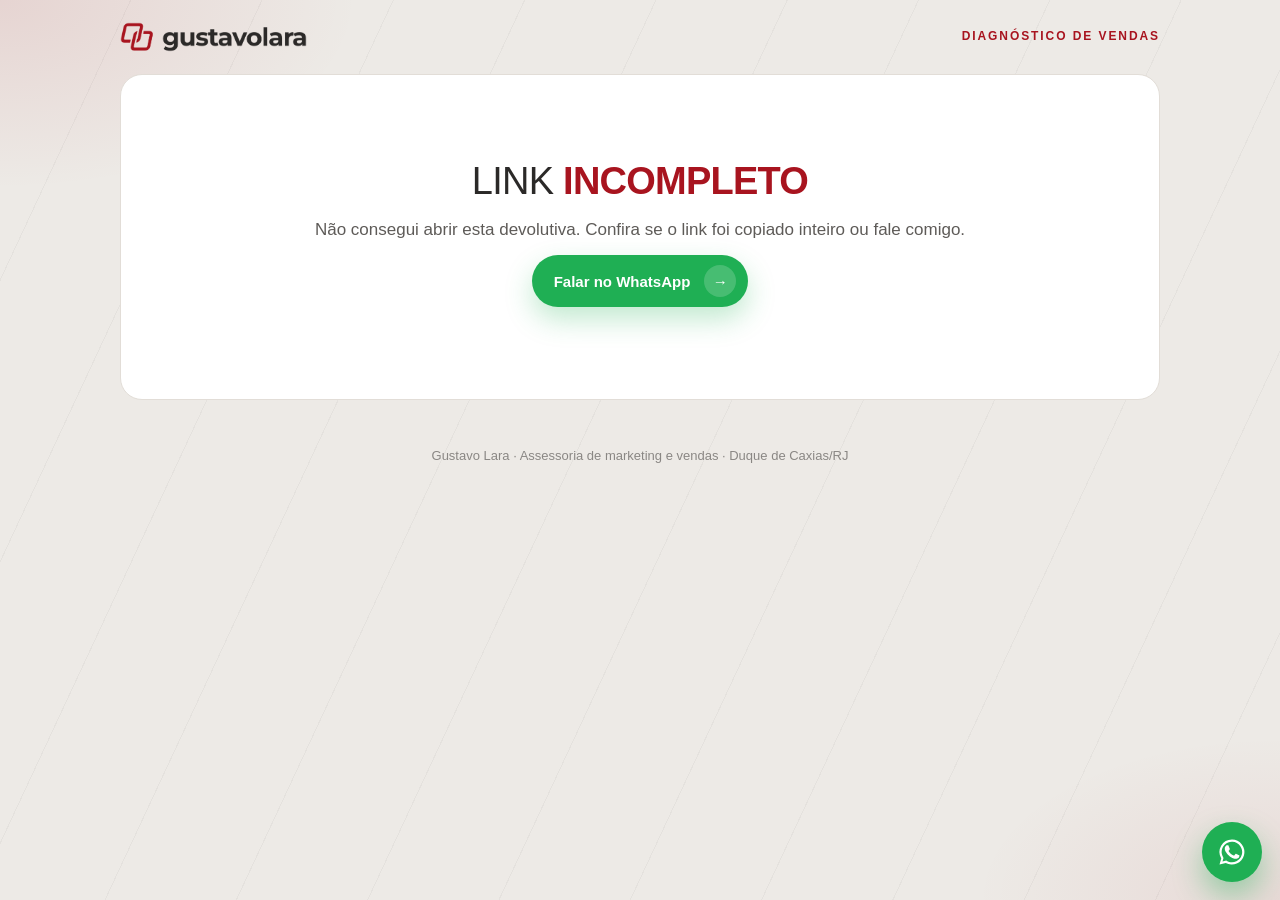
<file: devolutiva.html>
<!DOCTYPE html>
<html lang="pt-BR"><head><meta charset="utf-8">
<meta name="robots" content="noindex,nofollow">
<meta name="viewport" content="width=device-width,initial-scale=1,viewport-fit=cover">
<meta name="theme-color" content="#EDEAE6">
<title>Diagnóstico de vendas · Gustavo Lara</title>
<link rel="icon" type="image/png" href="icone.png">
<style>
/* Devolutiva para o cliente: mesmo visual do site gustavolara.com.br.
   Os dados vêm no próprio link (depois do #), gerado na ferramenta de diagnóstico do Hub.
   Nada é enviado a servidor: o que vem depois do # fica só no navegador. */
:root{--bg:#EDEAE6;--bg2:#F7F5F2;--card:#FFFFFF;--tx:#2B2928;--mu:#5E5B58;--lb:#8A8784;--bd:#E2DDD7;--r:#A8141F;--r2:#8E0F18;--dk:#2B2928;--ok:#1F7A4A;--warn:#B26A00;--zap:#1FAF54}
*{box-sizing:border-box;min-width:0}
html{scroll-behavior:smooth}
body{margin:0;color:var(--tx);font:17px/1.6 Arial,Helvetica,sans-serif;-webkit-font-smoothing:antialiased;overflow-x:clip;
  background:radial-gradient(40% 30% at 0% 0%,rgba(168,20,31,.10),transparent 70%),radial-gradient(34% 26% at 100% 100%,rgba(168,20,31,.08),transparent 70%),
  repeating-linear-gradient(115deg,transparent 0 118px,rgba(43,41,40,.045) 118px 119px),var(--bg);background-attachment:fixed}
a{color:inherit}
.w{width:min(1040px,100% - 40px);margin:0 auto}
header{padding:22px 0}
header .w{display:flex;align-items:center;justify-content:space-between;gap:14px}
header img{height:30px;width:auto;display:block}
.kk{font:700 12px/1.3 Arial,sans-serif;letter-spacing:.16em;text-transform:uppercase;color:var(--r)}
h1,h2,h3{margin:0;line-height:1.08;letter-spacing:-.02em}
h2{font-size:clamp(26px,3.6vw,38px);font-weight:400;text-transform:uppercase;margin:6px 0 14px}
h2 b{color:var(--r)}
h3{font-size:19px}
p{margin:0 0 12px}
.mu{color:var(--mu)}
.btn{display:inline-flex;align-items:center;justify-content:space-between;gap:14px;background:var(--r);color:#fff;font:700 15px Arial,sans-serif;border-radius:999px;
  padding:10px 12px 10px 22px;min-height:52px;border:0;cursor:pointer;text-decoration:none;box-shadow:0 12px 28px rgba(168,20,31,.25);
  background-image:linear-gradient(110deg,transparent 35%,rgba(255,255,255,.28) 50%,transparent 65%);background-size:250% 100%;background-position:150% 0;background-repeat:no-repeat;transition:transform .2s,background-color .2s}
.btn:hover{background-color:var(--r2);background-position:-50% 0;transition:background-position .7s,transform .2s,background-color .2s;transform:translateY(-2px)}
.btn i{width:32px;height:32px;border-radius:50%;background:rgba(255,255,255,.18);display:grid;place-items:center;font-style:normal}
.btn.zap{background-color:var(--zap);box-shadow:0 12px 28px rgba(31,175,84,.28)}
.btn.zap:hover{background-color:#178F44}
.btn.gh{background:transparent;color:var(--tx);border:1.5px solid var(--bd);box-shadow:none}
.btn.gh i{background:var(--bg)}
.btn:focus-visible{outline:3px solid #E2525C;outline-offset:3px}

/* capa escura, como o cartão do site */
.hero{position:relative;overflow:hidden;isolation:isolate;background:var(--dk);color:#fff;border-radius:26px;padding:clamp(28px,5vw,56px);margin:6px 0 26px}
.hero::before{content:"";position:absolute;z-index:-1;width:560px;height:560px;right:-180px;top:-260px;border-radius:50%;background:radial-gradient(circle,rgba(224,38,47,.45),rgba(224,38,47,0) 65%);animation:pulsa 7s ease-in-out infinite}
.hero::after{content:"";position:absolute;z-index:-1;inset:0;background:repeating-linear-gradient(115deg,transparent 0 90px,rgba(255,255,255,.05) 90px 91px)}
.hero .kk{color:#F26B73}
.hero h1{font-size:clamp(34px,6vw,64px);font-weight:400;text-transform:uppercase;margin:10px 0 16px;line-height:1}
.hero h1 b{color:#F0434D;font-weight:700;display:block}
.hero p{color:#D9D4D0;max-width:620px}
.meta{display:flex;flex-wrap:wrap;gap:10px;margin-top:22px}
.meta span{border:1px solid rgba(255,255,255,.18);border-radius:999px;padding:7px 14px;font-size:14px;color:#EDEAE6}

.sec{background:var(--card);border:1px solid var(--bd);border-radius:22px;padding:clamp(22px,4vw,40px);margin:0 0 22px}
.sec.cl{background:transparent;border:0;padding-left:0;padding-right:0}

/* resumo em 3 números */
.res{display:grid;grid-template-columns:repeat(3,minmax(0,1fr));gap:14px;margin-top:8px}
.res div{background:var(--bg2);border:1px solid var(--bd);border-radius:16px;padding:18px}
.res small{display:block;color:var(--mu);font-size:13px;font-weight:700;text-transform:uppercase;letter-spacing:.08em}
.res b{display:block;font-size:30px;line-height:1.1;margin:6px 0 4px}
.res .gg b{color:var(--r)}
.res p{font-size:14px;color:var(--mu);margin:0}

/* etapas */
.et{display:grid;gap:14px;margin-top:10px}
.e{display:grid;grid-template-columns:200px minmax(0,1fr) 64px;gap:16px;align-items:center;padding:16px 0;border-top:1px solid var(--bd)}
.e:first-child{border-top:0}
.e h3{font-size:18px}.e h3 small{display:block;font:400 14px/1.4 Arial,sans-serif;color:var(--mu);margin-top:4px}
.tr{height:12px;border-radius:99px;background:var(--bg);overflow:hidden}
.tr i{display:block;height:100%;width:0;border-radius:99px;transition:width 1.2s cubic-bezier(.2,.7,.2,1)}
.e .n{font-size:24px;font-weight:700;text-align:right}
.e .st{grid-column:2/4;font-size:14px;margin-top:-6px}
.e.g{background:linear-gradient(90deg,rgba(168,20,31,.06),transparent);border-radius:14px;padding-left:12px;padding-right:12px;border-top-color:transparent}
.pill{display:inline-block;background:var(--r);color:#fff;font:700 11px Arial,sans-serif;letter-spacing:.1em;text-transform:uppercase;border-radius:99px;padding:3px 9px;margin-left:8px;vertical-align:middle}

.c2{display:grid;grid-template-columns:repeat(2,minmax(0,1fr));gap:16px}
.lst{list-style:none;padding:0;margin:8px 0 0;display:grid;gap:10px}
.lst li{display:flex;gap:10px;align-items:flex-start}
.lst li::before{content:"";flex:0 0 10px;height:10px;margin-top:8px;border-radius:2px;background:var(--r);transform:skewX(-12deg)}
.lst.ok li::before{background:var(--ok)}
.box{background:var(--bg2);border:1px solid var(--bd);border-radius:16px;padding:20px}

.contas{display:grid;grid-template-columns:repeat(3,minmax(0,1fr));gap:14px;margin:12px 0}
.contas div{border:1px solid var(--bd);border-radius:16px;padding:18px;background:var(--bg2)}
.contas small{color:var(--mu);font-size:13px;display:block}
.contas b{font-size:26px;display:block;margin-top:4px}
.contas .up b{color:var(--ok)}
.aviso{font-size:13px;color:var(--lb)}
.leitura{border-left:4px solid var(--r);padding:4px 0 4px 18px;font-size:18px}

/* 90 dias */
.tl{display:grid;grid-template-columns:repeat(3,minmax(0,1fr));gap:14px;counter-reset:m}
.tl div{position:relative;border:1px solid var(--bd);border-radius:16px;padding:22px 18px 18px;background:var(--card)}
.tl div::before{counter-increment:m;content:"Mês " counter(m);display:inline-block;background:var(--dk);color:#fff;font:700 12px Arial,sans-serif;letter-spacing:.08em;text-transform:uppercase;border-radius:99px;padding:5px 11px;margin-bottom:10px}
.tl div:first-child::before{background:var(--r)}

/* o que entra */
.grp{margin-top:18px}
.grp h3{display:flex;align-items:center;gap:10px;font-size:16px;text-transform:uppercase;letter-spacing:.08em;color:var(--mu)}
.it{display:grid;grid-template-columns:minmax(0,1fr) auto;gap:4px 16px;padding:14px 0;border-top:1px solid var(--bd)}
.it b{font-size:17px}.it span{color:var(--mu);font-size:15px;grid-column:1}
.it em{font-style:normal;font-size:13px;font-weight:700;color:var(--r);background:#F9ECEC;border-radius:99px;padding:4px 10px;align-self:start;grid-row:1/3;grid-column:2;white-space:nowrap}

/* investimento */
.op{display:grid;grid-template-columns:repeat(2,minmax(0,1fr));gap:16px;margin-top:12px}
.oc{position:relative;border:1.5px solid var(--bd);border-radius:20px;padding:26px;background:var(--card);display:flex;flex-direction:column;gap:6px}
.oc.hl{border-color:var(--r);box-shadow:0 24px 50px -30px rgba(168,20,31,.55)}
.oc .tag{position:absolute;top:-12px;left:22px;background:var(--r);color:#fff;font:700 11px Arial,sans-serif;letter-spacing:.1em;text-transform:uppercase;border-radius:99px;padding:5px 11px}
.oc small{font-weight:700;color:var(--mu);text-transform:uppercase;letter-spacing:.08em;font-size:12px}
.oc h3{font-size:22px;margin-bottom:4px}
.oc .v{font-size:clamp(30px,4vw,40px);font-weight:700;line-height:1.05;margin:6px 0 2px}
.oc .v sub{font-size:16px;font-weight:400;color:var(--mu);vertical-align:baseline}
.oc ul{margin:10px 0 16px;padding:0;list-style:none;display:grid;gap:8px;font-size:15px}
.oc li{display:flex;gap:8px}.oc li::before{content:"✓";color:var(--ok);font-weight:700}
.oc .btn{margin-top:auto}
.ajuste{border:1.5px dashed var(--r);border-radius:16px;padding:16px 18px;margin-top:16px;background:#FBF2F2}

/* passos */
.ps{display:grid;grid-template-columns:repeat(4,minmax(0,1fr));gap:14px;counter-reset:p;margin-top:10px}
.ps div{border-top:3px solid var(--r);padding-top:14px}
.ps div::before{counter-increment:p;content:counter(p,decimal-leading-zero);display:block;font-size:28px;font-weight:700;color:var(--r);margin-bottom:4px}
.ps p{font-size:15px;color:var(--mu)}

.cta{background:var(--dk);color:#fff;text-align:center;position:relative;overflow:hidden;isolation:isolate;border:0}
.cta::before{content:"";position:absolute;z-index:-1;inset:-40% 20% auto;height:500px;background:radial-gradient(circle,rgba(224,38,47,.35),transparent 65%)}
.cta h2{color:#fff}.cta h2 b{color:#F0434D}
.cta p{color:#D9D4D0;max-width:560px;margin:0 auto 22px}
.cta .bts{display:flex;gap:12px;justify-content:center;flex-wrap:wrap}
.cta .btn.gh{color:#fff;border-color:rgba(255,255,255,.25)}.cta .btn.gh i{background:rgba(255,255,255,.12)}

footer{padding:24px 0 100px;text-align:center;font-size:13px;color:var(--lb)}
.fz{position:fixed;right:18px;bottom:18px;z-index:10;width:60px;height:60px;border-radius:50%;background:var(--zap);display:grid;place-items:center;box-shadow:0 14px 30px rgba(31,175,84,.4);animation:onda 2.4s ease-out infinite}
.fz svg{width:30px;height:30px}
.vazio{text-align:center;padding:80px 20px}

/* entrada ao rolar */
.rv{opacity:0;transform:translateY(22px);transition:opacity .7s,transform .7s cubic-bezier(.2,.7,.2,1)}
.rv.on{opacity:1;transform:none}
@keyframes pulsa{0%,100%{transform:scale(1)}50%{transform:scale(1.12)}}
@keyframes onda{0%{box-shadow:0 0 0 0 rgba(31,175,84,.45),0 14px 30px rgba(31,175,84,.4)}100%{box-shadow:0 0 0 18px rgba(31,175,84,0),0 14px 30px rgba(31,175,84,.4)}}
@media (prefers-reduced-motion:reduce){.rv{opacity:1;transform:none;transition:none}.hero::before,.fz{animation:none}.tr i{transition:none}}

@media (max-width:820px){
  header .kk{display:none}
  .res,.contas,.tl,.op,.c2{grid-template-columns:1fr}
  .ps{grid-template-columns:1fr 1fr}
  .e{grid-template-columns:minmax(0,1fr) 54px;gap:8px 12px}
  .e .tr{grid-column:1/3;grid-row:2}
  .e .st{grid-column:1/3;margin-top:0}
  .btn{width:100%}
}

/* proposta ajustável */
.pk{display:flex;flex-wrap:wrap;gap:10px;margin:6px 0 4px}
.pk span{background:var(--bg2);border:1px solid var(--bd);border-radius:999px;padding:7px 14px;font-size:14px}
.pk b{color:var(--r)}
.sv{border:1px solid var(--bd);border-radius:18px;padding:20px;margin-top:12px;background:var(--card);transition:opacity .3s,background .3s}
.sv.off{opacity:.55;background:var(--bg2)}
.sv.off .svb,.sv.off .qt{display:none}
.svh{display:flex;justify-content:space-between;gap:12px;align-items:flex-start}
.svh h4{margin:0;font-size:18px;line-height:1.25}
.svh p{margin:4px 0 0;color:var(--mu);font-size:15px}
.bdg{font:700 12px Arial,sans-serif;color:var(--r);background:#F9ECEC;border-radius:99px;padding:5px 10px;white-space:nowrap}
.bdg.u{color:#3D3A39;background:var(--bg2);border:1px solid var(--bd)}
.qt{display:flex;align-items:center;gap:12px;flex-wrap:wrap;margin:14px 0 4px;padding:12px 14px;background:var(--bg2);border-radius:12px}
.qt .st{display:flex;align-items:center;border:1px solid var(--bd);border-radius:999px;background:var(--card);overflow:hidden}
.qt button{width:40px;height:40px;border:0;background:transparent;font:700 20px Arial;cursor:pointer;color:var(--tx)}
.qt button:disabled{opacity:.3;cursor:default}
.qt output{min-width:34px;text-align:center;font-weight:700;font-size:17px}
.qt small{color:var(--mu);font-size:14px;flex:1 1 200px}
.svb ul{list-style:none;padding:0;margin:12px 0 0;display:grid;gap:7px;font-size:15px}
.svb li{display:flex;gap:9px}.svb li::before{content:"✓";color:var(--ok);font-weight:700;flex:0 0 auto}
.tg{margin-top:14px;background:none;border:0;padding:0;font:700 14px Arial,sans-serif;color:var(--mu);text-decoration:underline;cursor:pointer}
.sv.off .tg{color:var(--r)}
.sv.nv{border-color:var(--ok);box-shadow:0 0 0 3px rgba(31,122,74,.12)}
.sempre{display:grid;grid-template-columns:repeat(3,minmax(0,1fr));gap:12px;margin-top:18px}
.sempre div{background:var(--dk);color:#fff;border-radius:14px;padding:16px;font-size:14px}
.sempre b{display:block;font-size:16px;margin-bottom:4px}
.sempre span{color:#CFC9C5}
details.ex{margin-top:22px;border:1.5px dashed var(--bd);border-radius:18px;padding:18px 20px}
details.ex summary{cursor:pointer;font-weight:700;font-size:17px;list-style:none;display:flex;justify-content:space-between;gap:10px}
details.ex summary::after{content:"+";color:var(--r);font-size:22px;line-height:1}
details.ex[open] summary::after{content:"−"}
.exi{display:flex;justify-content:space-between;gap:12px;align-items:center;padding:14px 0;border-top:1px solid var(--bd)}
.exi:first-of-type{border-top:0}
.exi b{display:block}.exi span{color:var(--mu);font-size:14px}
.exi button{flex:0 0 auto;border:1.5px solid var(--r);color:var(--r);background:transparent;border-radius:999px;padding:9px 16px;font:700 14px Arial,sans-serif;cursor:pointer}
.fz{transition:bottom .4s}.fz.sobe{bottom:100px}
.ajb{position:fixed;left:50%;bottom:16px;transform:translate(-50%,140%);z-index:20;width:min(720px,calc(100% - 24px));background:var(--dk);color:#fff;border-radius:18px;padding:14px 14px 14px 20px;display:flex;align-items:center;gap:14px;box-shadow:0 20px 50px rgba(0,0,0,.35);transition:transform .45s cubic-bezier(.2,.7,.2,1)}
.ajb.on{transform:translate(-50%,0)}
.ajb div{flex:1}.ajb small{display:block;color:#CFC9C5;font-size:13px}
.ajb .btn{min-height:46px;width:auto}
.ajb .lk{background:none;border:0;color:#CFC9C5;text-decoration:underline;cursor:pointer;font:13px Arial}
.mudou{background:#FFF7E6;border:1px solid #F0D49A;border-radius:12px;padding:10px 14px;font-size:14px;margin-top:12px}
@media (max-width:820px){.sempre{grid-template-columns:1fr}.ajb{flex-wrap:wrap}.ajb .btn{width:100%}.fz.sobe{bottom:150px}}
@media print{body{background:#fff}.fz,.cta .bts{display:none}.rv{opacity:1;transform:none}.sec,.hero{break-inside:avoid}}
</style></head>
<body>
<header><div class="w"><img src="logo.png" alt="gustavolara"><span class="kk" id="hd">Diagnóstico de vendas</span></div></header>
<main class="w" id="app"><div class="sec vazio"><p class="mu">Carregando a devolutiva…</p></div></main>
<footer><div class="w">Gustavo Lara · Assessoria de marketing e vendas · Duque de Caxias/RJ</div></footer>
<a class="fz" id="fz" href="#" target="_blank" rel="noopener" aria-label="Falar com o Gustavo no WhatsApp" hidden><svg viewBox="0 0 24 24" fill="#fff" aria-hidden="true"><path d="M17.5 14.4c-.3-.1-1.7-.8-2-.9-.3-.1-.5-.1-.7.1-.2.3-.8.9-.9 1.1-.2.2-.3.2-.6.1-.3-.1-1.2-.5-2.3-1.4-.9-.8-1.4-1.7-1.6-2-.2-.3 0-.5.1-.6l.4-.5c.1-.2.2-.3.3-.5.1-.2 0-.4 0-.5l-.9-2.2c-.2-.6-.5-.5-.7-.5h-.6c-.2 0-.5.1-.8.4-.3.3-1 1-1 2.4s1 2.8 1.2 3c.1.2 2 3.1 4.9 4.3 2.4 1 2.9.8 3.4.7.5-.1 1.7-.7 2-1.4.2-.7.2-1.2.2-1.4-.1-.1-.3-.2-.6-.3zM12 2a10 10 0 0 0-8.6 15.1L2 22l5-1.3A10 10 0 1 0 12 2zm0 18.2c-1.5 0-3-.4-4.3-1.2l-.3-.2-3 .8.8-2.9-.2-.3A8.2 8.2 0 1 1 12 20.2z"/></svg></a>
<script src="catalogo.js"></script>
<script>
(async function(){
const WHATS="5521965165370";
const CAT=window.GL_CAT||{};
const $=s=>document.querySelector(s);
const esc=s=>String(s??"").replace(/[&<>"]/g,c=>({"&":"&amp;","<":"&lt;",">":"&gt;",'"':"&quot;"}[c]));
const brl=n=>"R$ "+Math.round(n||0).toLocaleString("pt-BR");
const ETAPAS={
  mov:{n:"Movimento",q:"Gente nova chegando até a loja",t:"Anúncios, Google, marketplace: quantas pessoas novas descobrem a loja todo mês."},
  vit:{n:"Vitrine",q:"Como a loja aparece e convence",t:"Instagram, fotos, vídeos, site e marca: o que faz a pessoa confiar e querer comprar."},
  ate:{n:"Atendimento",q:"Como o contato vira venda",t:"WhatsApp, tempo de resposta, roteiro e fechamento: quanto do interesse vira compra."},
  vol:{n:"Volta",q:"Cliente que compra de novo e indica",t:"Lista de clientes, datas fortes e pós-venda: o lucro que vem de quem já comprou."}};
const KET={Movimento:"mov",Vitrine:"vit",Atendimento:"ate",Volta:"vol"};
const FASE={Estruturar:"Primeiro arrumar a base. Investir em anúncio agora seria trazer gente para uma estrutura que ainda perde vendas.",
  Crescer:"A base já existe. É hora de trazer mais gente e fechar mais das conversas que já chegam.",
  Acelerar:"O processo já funciona. Agora é escalar o que dá resultado, com mais verba e mais canais."};
const estado=v=>v<4?["Precisa de atenção agora","var(--r)"]:v<7?["Funciona, mas dá para crescer","var(--warn)"]:["Ponto forte","var(--ok)"];
const wa=t=>`https://wa.me/${WHATS}?text=${encodeURIComponent(t)}`;
const un=(c,q)=>q==1?c.u:(c.us||c.u);

async function ler(){
  const h=location.hash.slice(1);if(!h)return null;
  const b64=h.replace(/-/g,"+").replace(/_/g,"/");const bin=atob(b64+"===".slice((b64.length+3)%4));
  const bytes=Uint8Array.from(bin,c=>c.charCodeAt(0));
  const st=new Blob([bytes]).stream().pipeThrough(new DecompressionStream("deflate-raw"));
  return JSON.parse(await new Response(st).text());
}
let d=null;try{d=await ler()}catch(e){}
if(d&&d.v!==2)d=null;
if(!d){$("#app").innerHTML=`<div class="sec vazio"><h2>Link <b>incompleto</b></h2><p class="mu">Não consegui abrir esta devolutiva. Confira se o link foi copiado inteiro ou fale comigo.</p><p><a class="btn zap" href="${wa("Olá, Gustavo! Não consegui abrir o link da devolutiva.")}" target="_blank" rel="noopener">Falar no WhatsApp <i>→</i></a></p></div>`;return}

const loja=d.l||"sua loja", nome=(d.re||"").split(" ")[0];
document.title="Diagnóstico de vendas · "+loja;
const ord=d.o, g=ord[0], g2=ord[1];
const dt=new Date(d.d), dataTxt=dt.toLocaleDateString("pt-BR",{day:"2-digit",month:"long",year:"numeric"});
const validade=new Date(dt.getTime()+(d.val||7)*864e5).toLocaleDateString("pt-BR");
const bons=Object.keys(ETAPAS).filter(k=>d.sc[k]>=7), ruins=ord.filter(k=>d.sc[k]<6);

/* proposta: o que veio no link (orig) e o que o cliente está ajustando (it) */
const orig=d.it.filter(([k])=>CAT[k]).map(([k,q])=>({k,q}));
let it=orig.map(x=>({k:x.k,q:x.q,on:true,novo:false}));
const preco=x=>CAT[x.k].p(x.q||1);
const totais=lst=>{const a=lst.filter(x=>x.on!==false);return {m:a.filter(x=>CAT[x.k].m).reduce((s,x)=>s+preco(x),0),p:a.filter(x=>!CAT[x.k].m).reduce((s,x)=>s+preco(x),0)}};
/* o valor do link manda: se o Gustavo ajustou algo à mão, a diferença fica guardada e é aplicada nos totais */
const base=totais(orig), difM=(d.tm||0)-base.m, difP=(d.tp||0)-base.p;
const atuais=()=>{const t=totais(it);return {m:Math.max(0,t.m+difM),p:Math.max(0,t.p+difP)}};
const mudancas=()=>{const out=[];
  orig.forEach(o=>{const x=it.find(y=>y.k===o.k);const c=CAT[o.k];
    if(!x.on)out.push(`Tirar: ${c.n}`);else if(x.q!==o.q)out.push(`${c.n}: de ${o.q} para ${x.q} ${un(c,x.q)}${c.m?" por mês":""}`)});
  it.filter(x=>x.novo&&x.on).forEach(x=>{const c=CAT[x.k];out.push(`Incluir: ${c.n}${c.u?` (${x.q} ${un(c,x.q)}${c.m?" por mês":""})`:""}`)});
  return out};

$("#fz").href=wa(`Olá, Gustavo! Vi a devolutiva da ${loja} e queria conversar.`);$("#fz").hidden=false;

const etapasHTML=["mov","vit","ate","vol"].map(k=>{const v=d.sc[k],[st,c]=estado(v),E=ETAPAS[k];
  return `<div class="e${k===g?" g":""}"><h3>${E.n}${k===g?'<span class="pill">Gargalo</span>':""}<small>${E.q}</small></h3><div class="tr"><i data-w="${v*10}" style="background:${c}"></i></div><div class="n" style="color:${c}">${v.toFixed(1)}</div><p class="st mu"><b style="color:${c}">${st}.</b> ${E.t}</p></div>`}).join("");

const temContas=d.c&&d.c.mes&&d.c.tk&&d.c.conv;
const contas=temContas?`<section class="sec rv"><span class="kk">As contas</span><h2>O que está <b>na mesa</b></h2>
  <p>Com os números que você me passou: cerca de <b>${Math.round(d.c.mes)} contatos por mês</b>, fechando <b>${d.c.conv} de cada 10</b>, com ticket médio de <b>${brl(d.c.tk)}</b>.</p>
  <div class="contas"><div><small>Hoje, vindo desses contatos</small><b>${brl(d.c.hoje)}/mês</b></div><div class="up"><small>Fechando 2 a mais de cada 10</small><b>+${brl(d.c.mais2)}/mês</b></div><div class="up"><small>Com 20% mais contatos</small><b>+${brl(d.c.mais20)}/mês</b></div></div>
  <p class="aviso">Estimativa feita com os números informados por você. Serve para mostrar o tamanho da oportunidade, não é promessa de resultado.</p></section>`:"";

$("#app").innerHTML=`
<section class="hero"><span class="kk">Diagnóstico de vendas</span><h1>${esc(loja)}<b>Por onde a loja vai vender mais</b></h1>
 <p>${nome?esc(nome)+", aqui":"Aqui"} está o resultado da nossa conversa: como a loja está hoje em cada etapa da venda, o que mais trava, o plano para os próximos 90 dias e a proposta, com tudo o que está incluso.</p>
 <div class="meta"><span>${dataTxt}</span>${d.pr?`<span>${esc(d.pr)}</span>`:""}<span>Preparado por Gustavo Lara</span></div></section>

<section class="sec rv"><span class="kk">Resumo</span><h2>Em uma <b>frase</b></h2>
 <p style="font-size:19px">Hoje o que mais segura as vendas da ${esc(loja)} é <b style="color:var(--r)">${ETAPAS[g].n.toLowerCase()}</b>: ${ETAPAS[g].q.toLowerCase()}. Resolvendo isso primeiro, o resto do investimento passa a render mais.</p>
 <div class="res"><div><small>Nota geral</small><b>${d.me.toFixed(1)}<span class="mu" style="font-size:18px"> / 10</span></b><p>Média das 4 etapas</p></div>
 <div class="gg"><small>Gargalo</small><b>${ETAPAS[g].n}</b><p>Nota ${d.sc[g].toFixed(1)}</p></div>
 <div><small>Fase</small><b>${esc(d.fa)}</b><p>${FASE[d.fa]||""}</p></div></div></section>

<section class="sec rv"><span class="kk">As 4 etapas da venda</span><h2>Onde a loja <b>está hoje</b></h2>
 <p class="mu">Toda venda passa por quatro etapas. Dei uma nota de 0 a 10 para cada uma, com base no que você me contou e no que eu vi.</p>
 <div class="et" id="et">${etapasHTML}</div></section>

<section class="c2 rv" style="margin-bottom:22px">
 <div class="sec" style="margin:0"><span class="kk" style="color:var(--ok)">O que está bom</span>${bons.length?`<ul class="lst ok">${bons.map(k=>`<li><span><b>${ETAPAS[k].n}</b> · ${ETAPAS[k].q.toLowerCase()}. Vamos aproveitar isso.</span></li>`).join("")}</ul>`:`<p class="mu" style="margin-top:8px">Nenhuma etapa passou de 7 ainda. É normal: a maioria das lojas está assim no começo.</p>`}</div>
 <div class="sec" style="margin:0"><span class="kk">O que precisa melhorar</span>${ruins.length?`<ul class="lst">${ruins.map(k=>`<li><span><b>${ETAPAS[k].n}</b> · ${ETAPAS[k].q.toLowerCase()}.</span></li>`).join("")}</ul>`:`<p class="mu" style="margin-top:8px">Nenhuma etapa abaixo de 6. O trabalho é de ajuste fino.</p>`}</div></section>

${contas}
${d.ob?`<section class="sec rv"><span class="kk">Minha leitura</span><h2>O que eu <b>vi</b></h2><p class="leitura">${esc(d.ob).replace(/\n/g,"<br>")}</p></section>`:""}

<section class="sec rv"><span class="kk">Plano</span><h2>Os primeiros <b>90 dias</b></h2>
 <div class="tl"><div><h3>${ETAPAS[g].n}</h3><p class="mu">Resolver o gargalo: ${ETAPAS[g].q.toLowerCase()}.</p></div>
 <div><h3>${ETAPAS[g2].n}</h3><p class="mu">Atacar a segunda etapa mais fraca: ${ETAPAS[g2].q.toLowerCase()}.</p></div>
 <div><h3>Números</h3><p class="mu">Ler os números de venda do período, ver o que funcionou e ajustar o plano.</p></div></div></section>

<section class="sec rv" id="pacote"><span class="kk">Seu pacote</span><h2>O que está <b>incluso</b></h2>
 <p class="mu">Montei o pacote a partir do diagnóstico: entra só o que resolve as etapas fracas da loja. Abaixo está cada serviço, a quantidade e tudo o que ele inclui. Quer tirar algo, mudar uma quantidade ou incluir outro serviço? Ajuste aqui mesmo e me mande pelo WhatsApp.</p>
 <div class="pk" id="pk"></div>
 <div id="itens"></div>
 <div class="sempre"><div><b>Relatório mensal</b><span>Os números de venda e dos canais, explicados de forma simples.</span></div><div><b>Portal do cliente</b><span>Você aprova os conteúdos e acompanha tudo num lugar só.</span></div><div><b>Fala direto comigo</b><span>Sem intermediários, pelo WhatsApp.</span></div></div>
 <details class="ex" id="extras"><summary>Quer incluir mais alguma coisa?</summary><div id="exl"></div></details></section>

<section class="sec rv" id="investimento"><span class="kk">Investimento</span><h2>Duas formas de <b>começar</b></h2>
 <p class="mu">O trabalho é o mesmo nas duas. Muda só a forma de pagar.</p><div id="inv"></div>
 <p class="aviso" style="margin-top:12px">Valores válidos até ${validade}.</p></section>

<section class="sec rv"><span class="kk">Depois do sim</span><h2>Como <b>começa</b></h2>
 <div class="ps"><div><h3>Escolha</h3><p>Você me diz qual opção prefere pelo WhatsApp.</p></div><div><h3>Contrato</h3><p>Envio o contrato com exatamente o que está nesta página.</p></div><div><h3>Acessos</h3><p>Organizamos os acessos (Instagram, anúncios, Google) numa conversa rápida.</p></div><div><h3>Mão na massa</h3><p>Começo pelo gargalo já na primeira semana.</p></div></div></section>

<section class="sec cta rv"><span class="kk" style="color:#F26B73">Próximo passo</span><h2>Vamos <b>começar?</b></h2>
 <p>Ficou alguma dúvida ou quer conversar sobre a proposta? Me chama no WhatsApp que eu respondo.</p>
 <div class="bts" id="ctab"></div></section>
<div class="ajb" id="ajb" role="status"><div><b id="ajt">Você ajustou a proposta</b><small id="ajs"></small><button type="button" class="lk" id="ajr">Desfazer ajustes</button></div><a class="btn zap" id="aje" href="#" target="_blank" rel="noopener">Enviar ajustes <i>→</i></a></div>`;

function cartao(x){const c=CAT[x.k],o=orig.find(y=>y.k===x.k);
  return `<div class="sv${x.on?"":" off"}${x.novo?" nv":""}" data-k="${x.k}">
   <div class="svh"><div><h4>${esc(c.n)}${c.u&&x.on?` · ${x.q} ${esc(un(c,x.q))}${c.m?" por mês":""}`:""}</h4><p>${esc(c.why)}</p></div><span class="bdg${c.m?"":" u"}">${c.m?"Todo mês":"Feito uma vez"}</span></div>
   ${c.u?`<div class="qt"><div class="st"><button type="button" data-a="-" aria-label="Diminuir" ${x.q<=1?"disabled":""}>−</button><output>${x.q}</output><button type="button" data-a="+" aria-label="Aumentar" ${x.q>=c.max?"disabled":""}>+</button></div><small>${esc(c.qd||"")}${o&&o.q!==x.q?` <b>Proposta original: ${o.q}.</b>`:""}</small></div>`:""}
   <div class="svb"><ul>${(c.inc||[]).map(i=>`<li>${esc(i)}</li>`).join("")}</ul></div>
   <button type="button" class="tg" data-a="t">${x.novo?(x.on?"Tirar o que eu incluí":"Incluir"):(x.on?"Tirar da proposta":"Fora da proposta · colocar de volta")}</button></div>`}

function render(){
  const ativos=it.filter(x=>x.on),mens=ativos.filter(x=>CAT[x.k].m).length,uma=ativos.length-mens;
  $("#pk").innerHTML=`<span><b>${mens}</b> ${mens==1?"serviço":"serviços"} todo mês</span><span><b>${uma}</b> ${uma==1?"entrega feita":"entregas feitas"} uma vez</span>`;
  $("#itens").innerHTML=["mov","vit","ate","vol"].map(k=>{const l=it.filter(x=>KET[CAT[x.k].et]===k);if(!l.length)return"";
    return `<div class="grp"><h3>${ETAPAS[k].n}${k===g?'<span class="pill">Gargalo</span>':""}</h3>${l.map(cartao).join("")}</div>`}).join("");
  const fora=Object.keys(CAT).filter(k=>!it.some(x=>x.k===k));
  $("#extras").hidden=!fora.length;
  $("#exl").innerHTML=fora.map(k=>`<div class="exi"><div><b>${esc(CAT[k].n)}</b><span>${esc(CAT[k].why)} · ${CAT[k].m?"todo mês":"feito uma vez"}</span></div><button type="button" data-add="${k}">Incluir</button></div>`).join("");
  invest();barra();
}
function invest(){
  const t=atuais(),{D3,D6,DV}=d, m3=t.m*(1-D3/100), m6=t.m*(1-D6/100), cheio=t.m*3+t.p, imp=cheio*(1-DV/100), tot1=m3*3+t.p;
  const aj=mudancas().length?`<div class="mudou">Valores já com os seus ajustes. Eu confirmo tudo com você antes do contrato.</div>`:"";
  const contrato=d.b&&(Math.round(t.m)!==d.b.tm||Math.round(t.p)!==d.b.tp)?`<div class="ajuste"><b>Ajuste no seu contrato.</b> Hoje: ${brl(d.b.tm)}/mês${d.b.tp?` + ${brl(d.b.tp)} de projeto`:""}. Com esta versão: ${brl(t.m)}/mês${t.p?` + ${brl(t.p)} de projeto`:""}${Math.round(t.m)!==d.b.tm?` (${t.m>d.b.tm?"+":"−"}${brl(Math.abs(t.m-d.b.tm))} por mês)`:""}.</div>`:"";
  const msg=o=>wa(`Olá, Gustavo! Vi a devolutiva da ${loja} e quero seguir com a ${o}.`+(mudancas().length?`\n\nCom estes ajustes:\n• ${mudancas().join("\n• ")}`:""));
  $("#inv").innerHTML=aj+(t.m?`<div class="op">
  <div class="oc"><small>Opção 1</small><h3>Mensal com fidelidade</h3><div class="v">${brl(m3)}<sub>/mês</sub></div>
   <p class="mu">por 3 meses${t.p?` + <b>${brl(t.p)}</b> de entrada, que cobre o que é feito uma vez`:""}.</p>
   <ul><li>Total nos 3 meses: ${brl(tot1)}</li><li>Paga mês a mês, sem pesar no caixa</li><li>Com fidelidade de 6 meses: ${brl(m6)}/mês</li><li>Sem fidelidade: ${brl(t.m)}/mês</li></ul>
   <a class="btn gh" href="${msg("Opção 1 (mensal com fidelidade)")}" target="_blank" rel="noopener">Quero a Opção 1 <i>→</i></a></div>
  <div class="oc hl"><span class="tag">Menor custo total</span><small>Opção 2</small><h3>Implantação de 90 dias</h3><div class="v">${brl(imp)}</div>
   <p class="mu">pagamento único à vista, com ${DV}% de desconto, pelos 3 meses completos de trabalho.</p>
   <ul><li>Economia de ${brl(tot1-imp)} em relação à Opção 1</li><li>Todo o pacote acima, durante 90 dias</li><li>Parcelado, vale o valor cheio: ${brl(cheio)}</li></ul>
   <a class="btn" href="${msg("Opção 2 (implantação de 90 dias à vista)")}" target="_blank" rel="noopener">Quero a Opção 2 <i>→</i></a></div></div>
  <p class="mu" style="margin-top:16px;font-size:15px">Depois dos 90 dias, se fizer sentido continuar, seguimos no mensal: ${brl(m3)}/mês com nova fidelidade de 3 meses, ou ${brl(m6)}/mês com 6 meses. A verba dos anúncios é paga à parte, direto na plataforma (Meta, Google), e fica no seu cartão.</p>`
  :`<div class="op"><div class="oc hl"><small>Projeto</small><h3>Investimento</h3><div class="v">${brl(t.p)}</div><p class="mu">pagamento do que é feito uma vez.</p>
   <a class="btn" href="${msg("proposta")}" target="_blank" rel="noopener">Quero seguir <i>→</i></a></div></div>`)+contrato;
  $("#ctab").innerHTML=`<a class="btn zap" href="${wa(`Olá, Gustavo! Vi a devolutiva da ${loja} e quero começar.`+(mudancas().length?`\n\nCom estes ajustes:\n• ${mudancas().join("\n• ")}`:""))}" target="_blank" rel="noopener">Quero começar <i>→</i></a>
   <a class="btn gh" href="${wa(`Olá, Gustavo! Vi a devolutiva da ${loja} e tenho uma dúvida.`)}" target="_blank" rel="noopener">Tenho uma dúvida <i>→</i></a>`;
}
function barra(){
  const mm=mudancas(),t=atuais();
  $("#ajb").classList.toggle("on",!!mm.length);$("#fz").classList.toggle("sobe",!!mm.length);
  if(!mm.length)return;
  $("#ajt").textContent=`Você fez ${mm.length} ${mm.length==1?"ajuste":"ajustes"} na proposta`;
  $("#ajs").textContent=`Novo valor: ${t.m?brl(t.m*(1-d.D3/100))+"/mês na Opção 1":""}${t.m&&t.p?" + ":""}${t.p?brl(t.p)+" de entrada":""}`;
  $("#aje").href=wa(`Olá, Gustavo! Vi a devolutiva da ${loja} e queria ajustar a proposta:\n• ${mm.join("\n• ")}\n\nPode me mandar a versão nova?`);
}
document.addEventListener("click",e=>{
  const ad=e.target.closest("[data-add]");
  if(ad){const k=ad.dataset.add;it.push({k,q:(window.GL_QTD_PADRAO||{})[k]||1,on:true,novo:true});render();
    setTimeout(()=>{const el=document.querySelector(`.sv[data-k="${k}"]`);el&&el.scrollIntoView({behavior:"smooth",block:"center"})},50);return}
  if(e.target.id==="ajr"){it=orig.map(x=>({k:x.k,q:x.q,on:true,novo:false}));render();return}
  const b=e.target.closest(".sv [data-a]");if(!b)return;
  const k=b.closest(".sv").dataset.k,x=it.find(y=>y.k===k),c=CAT[k];
  if(b.dataset.a==="+")x.q=Math.min(c.max,x.q+1);
  else if(b.dataset.a==="-")x.q=Math.max(1,x.q-1);
  else if(x.novo&&x.on)it=it.filter(y=>y!==x);
  else x.on=!x.on;
  render();
});
render();

const io=new IntersectionObserver(es=>es.forEach(e=>{if(e.isIntersecting){e.target.classList.add("on");io.unobserve(e.target)}}),{threshold:.08});
document.querySelectorAll(".rv").forEach(el=>io.observe(el));
const ib=new IntersectionObserver(es=>es.forEach(e=>{if(e.isIntersecting){e.target.querySelectorAll(".tr i").forEach((i,n)=>setTimeout(()=>i.style.width=i.dataset.w+"%",n*150));ib.unobserve(e.target)}}),{threshold:.3});
ib.observe($("#et"));
})();
</script>
</body></html>
</file>
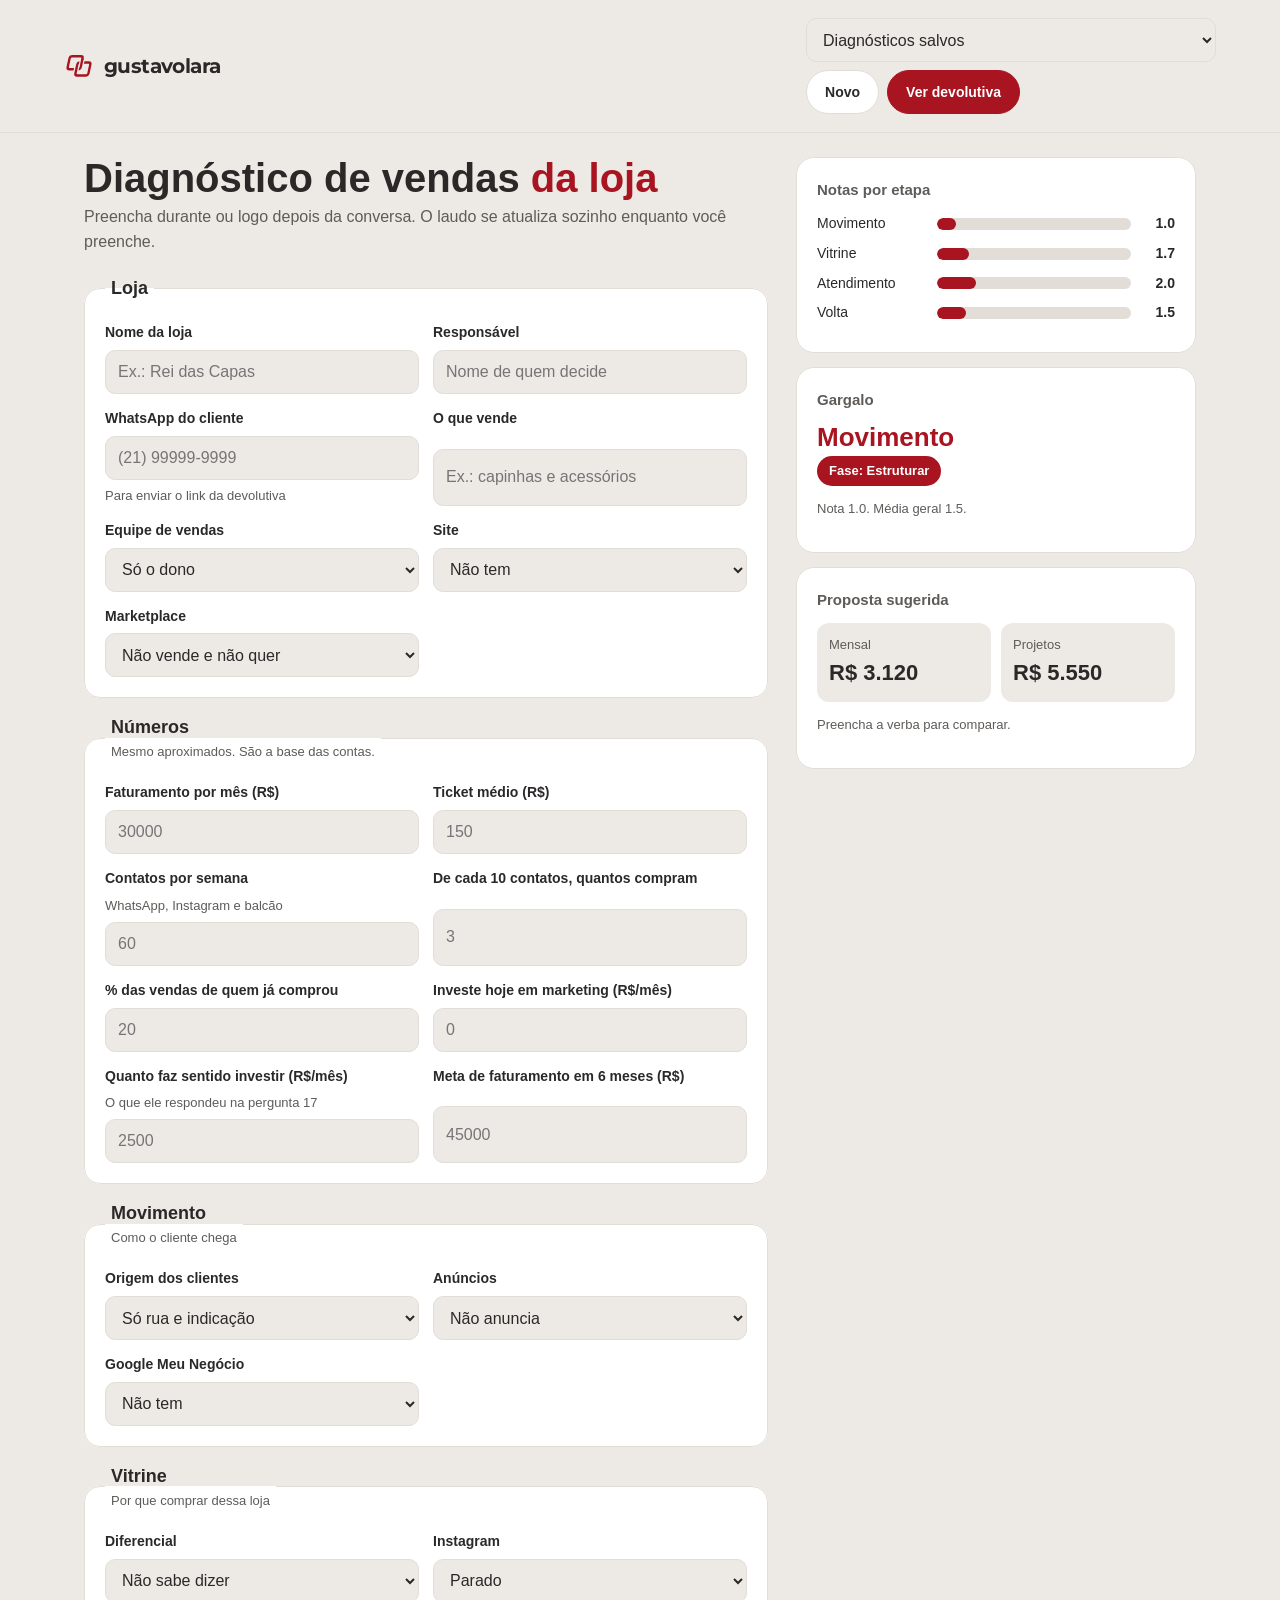
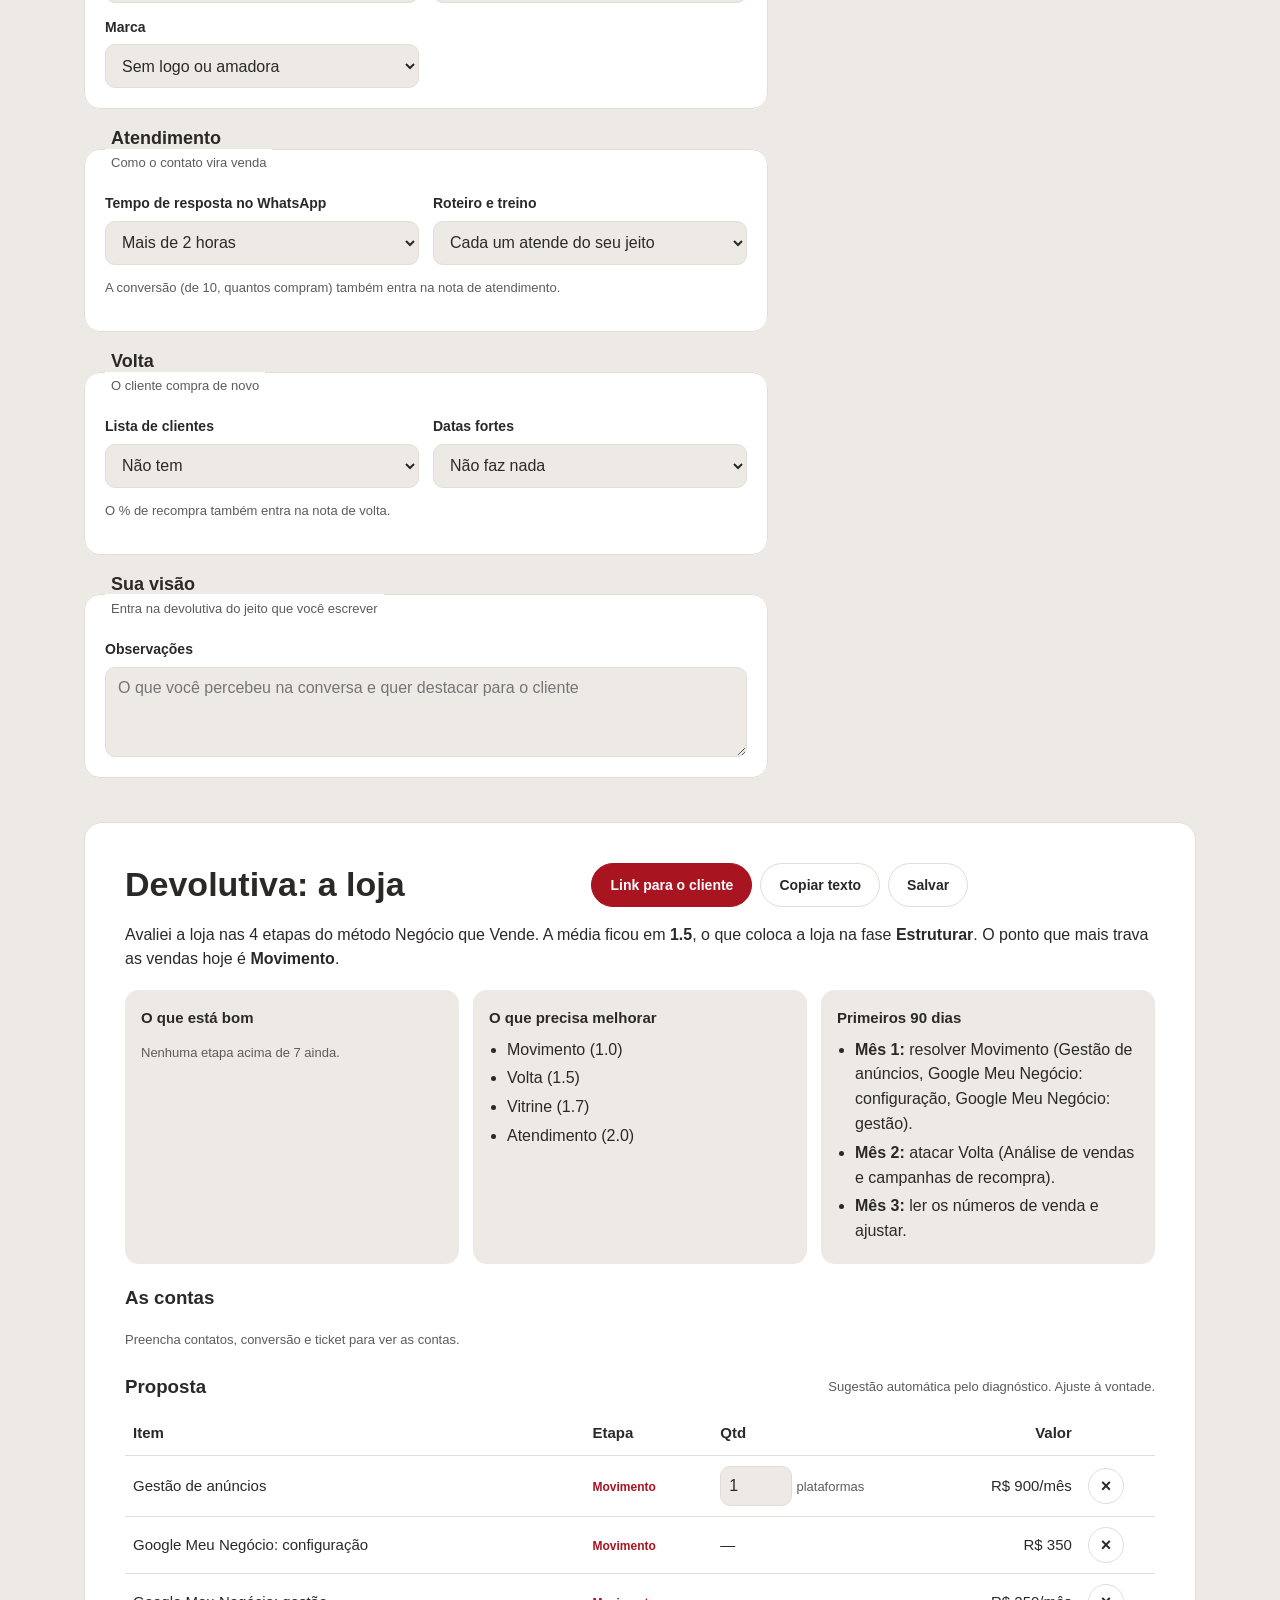
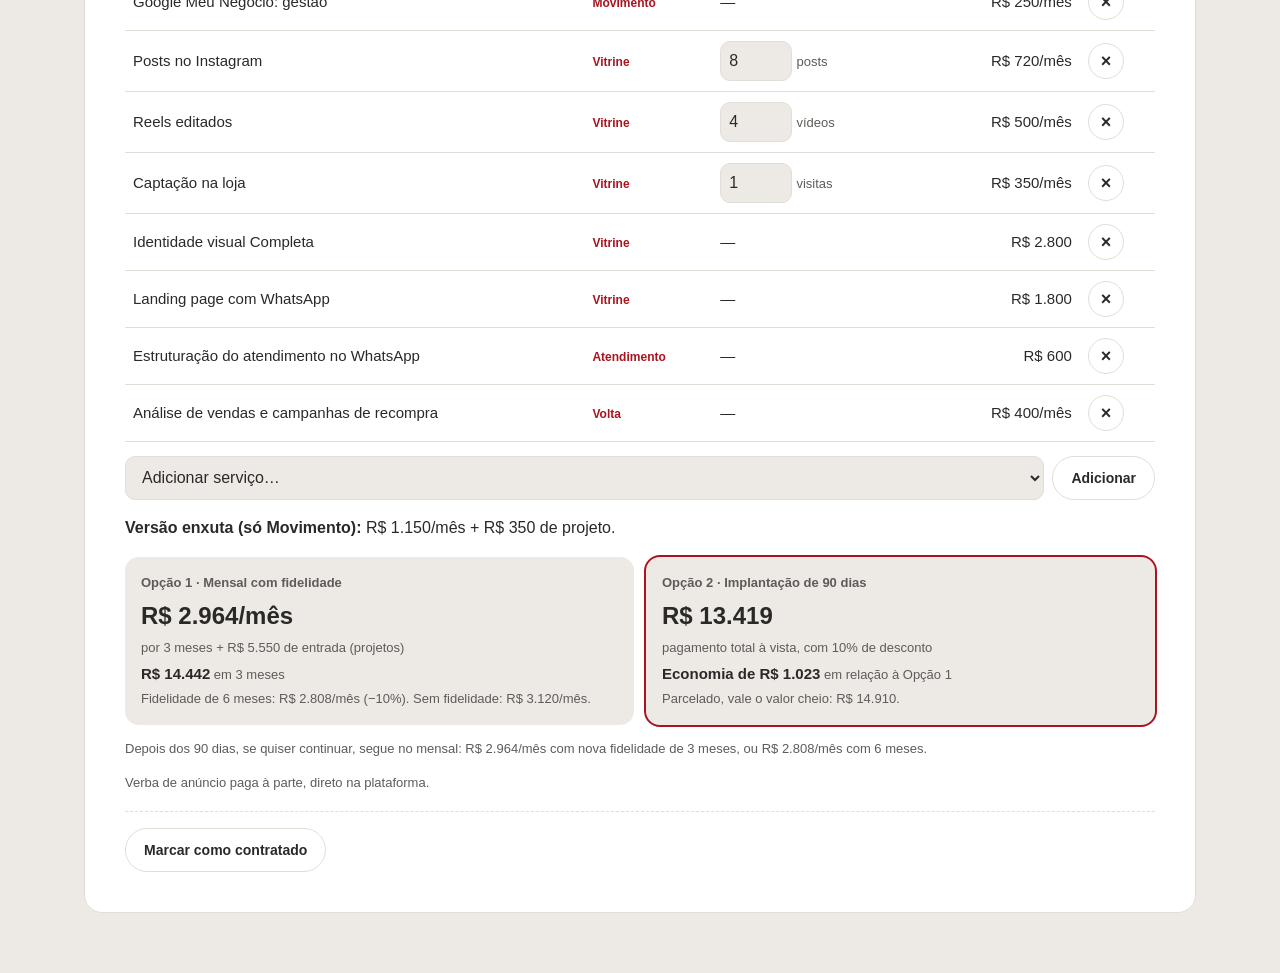
<file: diagnostico.html>
<!DOCTYPE html>
<html lang="pt-BR"><head><meta charset="utf-8">
<meta name="robots" content="noindex,nofollow"><meta name="viewport" content="width=device-width,initial-scale=1">
<title>Diagnóstico de vendas</title>
<link rel="icon" type="image/png" href="icone.png">
<link rel="manifest" href="diagnostico.webmanifest">
<link rel="apple-touch-icon" href="apple-touch-icon.png">
<meta name="theme-color" content="#A8141F">
<meta name="apple-mobile-web-app-capable" content="yes">
<meta name="mobile-web-app-capable" content="yes">
<meta name="apple-mobile-web-app-title" content="Diagnóstico">
<meta name="apple-mobile-web-app-status-bar-style" content="default">
<link href="https://fonts.googleapis.com/css2?family=Montserrat:wght@700&display=swap" rel="stylesheet">
<style>
/* VOICE: ferramenta de trabalho do Gustavo, direta e calma
   IDEA: uma ficha de diagnóstico de consultório, com o laudo saindo ao lado
   PICTURE: o próprio laudo: 4 barras das etapas, gargalo em destaque e a proposta
   COLOUR and TYPE: claro + grafite + carmim da marca gustavolara; Arial no texto, Montserrat só no logo
   LAYOUT: ficha numa coluna à esquerda, laudo fixo à direita; no celular o laudo vem depois da ficha */
:root{color-scheme:light dark;--bg:light-dark(#EDEAE6,#141312);--card:light-dark(#fff,#1F1D1C);--ink:light-dark(#2B2928,#EDEAE6);--mu:light-dark(#5E5B58,#A8A39E);--bd:light-dark(#E2DDD7,#2E2B29);--r:#A8141F;--r2:light-dark(#A8141F,#E2525C);--ok:light-dark(#1F7A4A,#4CC38A);--warn:light-dark(#B26A00,#F0A93B)}
:root[data-theme=light]{color-scheme:light}:root[data-theme=dark]{color-scheme:dark}
*{box-sizing:border-box;min-width:0}
body{margin:0;background:var(--bg);color:var(--ink);font:16px/1.55 Arial,Helvetica,sans-serif;overflow-x:clip}
header{display:flex;align-items:center;justify-content:space-between;gap:12px;flex-wrap:wrap;padding:18px max(5vw,16px);border-bottom:1px solid var(--bd)}
.lg{display:flex;align-items:center;gap:10px;font-family:Montserrat,Arial,sans-serif;font-weight:700;font-size:20px;letter-spacing:-.03em}.lg svg{width:30px}
.hb{display:flex;gap:8px;flex-wrap:wrap}
button,.bt{font:700 14px Arial,sans-serif;border-radius:999px;padding:11px 18px;min-height:44px;border:1px solid var(--bd);background:var(--card);color:var(--ink);cursor:pointer}
button.p{background:var(--r);border-color:var(--r);color:#fff}button:focus-visible,input:focus-visible,select:focus-visible,textarea:focus-visible{outline:3px solid #E2525C;outline-offset:2px}
.wrap{padding:24px max(5vw,16px) 60px;max-width:1240px;margin:0 auto}.top{display:grid;grid-template-columns:minmax(0,1fr) 400px;gap:28px;align-items:start;margin-bottom:28px}
h1{font-size:clamp(28px,4vw,40px);line-height:1.05;margin:0 0 6px;text-wrap:balance}h1 b{color:var(--r2)}
.sub{color:var(--mu);margin:0 0 20px}
fieldset{border:1px solid var(--bd);background:var(--card);border-radius:16px;padding:20px;margin:0 0 16px}
legend{font-weight:700;font-size:18px;padding:0 6px}legend small{display:block;font-weight:400;font-size:13px;color:var(--mu)}
.g{display:grid;grid-template-columns:repeat(2,minmax(0,1fr));gap:14px}
label{display:grid;gap:6px;font-size:14px;font-weight:700}label span{font-weight:400;color:var(--mu);font-size:13px}
input,select,textarea{font:16px Arial,sans-serif;padding:11px 12px;border-radius:10px;border:1px solid var(--bd);background:var(--bg);color:var(--ink);width:100%;min-height:44px}
textarea{min-height:90px;resize:vertical}
.res{position:sticky;top:16px;display:grid;gap:14px}
.box{background:var(--card);border:1px solid var(--bd);border-radius:18px;padding:20px}
.box h2{font-size:15px;margin:0 0 12px;color:var(--mu)}
.bar{display:grid;grid-template-columns:110px minmax(0,1fr) 34px;gap:10px;align-items:center;margin:8px 0;font-size:14px}
.tr{height:12px;border-radius:99px;background:var(--bd);overflow:hidden}.tr i{display:block;height:100%;border-radius:99px;transition:width .5s}
.bar b{text-align:right}
.gg{font-size:26px;font-weight:700;line-height:1.1;color:var(--r2);margin:2px 0 4px}
.fase{display:inline-block;background:var(--r);color:#fff;font-weight:700;font-size:13px;border-radius:99px;padding:5px 12px}
.tot{display:grid;grid-template-columns:1fr 1fr;gap:10px;margin-top:10px}.tot div{background:var(--bg);border-radius:12px;padding:12px}.tot small{display:block;color:var(--mu);font-size:13px}.tot b{font-size:22px;white-space:nowrap}
.note{font-size:13px;color:var(--mu)}

#dev .box{padding:clamp(20px,4vw,40px)}
.dh{display:flex;justify-content:space-between;gap:12px;flex-wrap:wrap;align-items:center;margin-bottom:10px}
.dh h2{font-size:clamp(24px,3vw,34px);color:var(--ink);margin:0;line-height:1.1}
.c3{display:grid;grid-template-columns:repeat(3,minmax(0,1fr));gap:14px;margin:18px 0}
.c3>div{background:var(--bg);border-radius:14px;padding:16px}.c3 h3{margin:0 0 8px;font-size:15px}
ul{margin:0;padding-left:18px}li{margin:4px 0}
table{width:100%;border-collapse:collapse;font-size:15px;margin-top:8px}td,th{padding:10px 8px;border-bottom:1px solid var(--bd);text-align:left}td.n,th.n{text-align:right;white-space:nowrap}
.tag{font-size:12px;font-weight:700;color:var(--r2)}
.calc{background:var(--bg);border-radius:14px;padding:16px;margin:14px 0}.calc b{color:var(--r2);white-space:nowrap}
.toast{position:fixed;left:50%;bottom:20px;translate:-50% 0;background:#2B2928;color:#fff;padding:12px 18px;border-radius:99px;font-size:14px;opacity:0;transition:opacity .3s;pointer-events:none}.toast.on{opacity:1}
@media(max-width:960px){.top{grid-template-columns:minmax(0,1fr)}.res{position:static}.c3{grid-template-columns:minmax(0,1fr)}}
@media(max-width:600px){.g{grid-template-columns:minmax(0,1fr)}.bar{grid-template-columns:92px minmax(0,1fr) 30px}table{font-size:13px}.stack thead{display:none}.stack tr{display:grid;padding-block:10px}.stack td{display:flow-root;border:0;padding:3px 0;padding-inline-start:7em;text-align:start}.stack td::before{content:attr(data-l);float:inline-start;width:6.5em;margin-inline-start:-7em;color:var(--mu)}}
@media(prefers-reduced-motion:reduce){.tr i{transition:none}}
.q{width:72px;min-height:40px;padding:8px}.x{min-height:36px;padding:4px 12px;font-size:18px;line-height:1}.lk{border:0;background:none;color:var(--r2);text-decoration:underline;padding:0;min-height:0;font-size:13px}
.add{display:flex;gap:8px;flex-wrap:wrap;margin:14px 0}.add select{flex:1 1 240px;width:auto}
.fmt{display:grid;grid-template-columns:repeat(2,minmax(0,1fr));gap:12px;margin:14px 0}.fmt>div{background:var(--bg);border-radius:14px;padding:16px;display:grid;gap:4px}.fmt .hl{outline:2px solid var(--r)}.fmt small{color:var(--mu);font-size:13px;font-weight:700}.fmt b{font-size:24px;white-space:nowrap}.fmt b.sm{font-size:15px;color:var(--ink)}.fmt span{font-size:13px;color:var(--mu)}@media(max-width:600px){.fmt{grid-template-columns:minmax(0,1fr)}}
.ctr{margin-top:18px;padding-top:16px;border-top:1px dashed var(--bd)}
</style></head><body>
<header><div class="lg"><svg viewBox="-54 -42 106 84" aria-hidden="true"><g transform="skewX(-12)" fill="none" stroke-linejoin="round"><mask id="a" maskUnits="userSpaceOnUse" x="-80" y="-60" width="160" height="120"><rect x="-80" y="-60" width="160" height="120" fill="#fff"/><path d="M0,-12H30Q38,-12 38,-4V26Q38,34 30,34H0Q-8,34 -8,26V-4Q-8,-12 0,-12Z" stroke="#000" stroke-width="17.5"/></mask><mask id="b" maskUnits="userSpaceOnUse" x="-80" y="-60" width="160" height="120"><rect x="-80" y="-60" width="160" height="120" fill="#fff"/><path d="M6,-24V-2" stroke="#000" stroke-width="17.5"/></mask><path mask="url(#a)" d="M-32,-34H-2Q6,-34 6,-26V4Q6,12 -2,12H-32Q-40,12 -40,4V-26Q-40,-34 -32,-34Z" stroke="#A8141F" stroke-width="8.5"/><path mask="url(#b)" d="M0,-12H30Q38,-12 38,-4V26Q38,34 30,34H0Q-8,34 -8,26V-4Q-8,-12 0,-12Z" stroke="#A8141F" stroke-width="8.5"/><path d="M6,-24V-2" stroke="#A8141F" stroke-width="8.5"/></g></svg>gustavolara</div>
<div class="hb"><select id="hist" aria-label="Diagnósticos salvos"><option value="">Diagnósticos salvos</option></select><button type="button" id="novo">Novo</button><button type="button" class="p" id="ver">Ver devolutiva</button></div></header>

<div class="wrap"><div class="top">
<form id="f" autocomplete="off">
<h1>Diagnóstico de vendas <b>da loja</b></h1>
<p class="sub">Preencha durante ou logo depois da conversa. O laudo se atualiza sozinho enquanto você preenche.</p>

<fieldset><legend>Loja</legend><div class="g">
<label>Nome da loja<input name="loja" placeholder="Ex.: Rei das Capas"></label>
<label>Responsável<input name="resp" placeholder="Nome de quem decide"></label>
<label>WhatsApp do cliente<input name="zapcli" inputmode="tel" placeholder="(21) 99999-9999"><span>Para enviar o link da devolutiva</span></label>
<label>O que vende<input name="prod" placeholder="Ex.: capinhas e acessórios"></label>
<label>Equipe de vendas<select name="equipe"><option value="0">Só o dono</option><option value="1">1 a 2 pessoas</option><option value="2">3 ou mais</option></select></label>
<label>Site<select name="site"><option value="0">Não tem</option><option value="1">Tem, desatualizado</option><option value="2">Tem e funciona</option></select></label>
<label>Marketplace<select name="mkt"><option value="0">Não vende e não quer</option><option value="1">Quer começar</option><option value="2">Já vende</option></select></label>
</div></fieldset>

<fieldset><legend>Números <small>Mesmo aproximados. São a base das contas.</small></legend><div class="g">
<label>Faturamento por mês (R$)<input name="fat" inputmode="numeric" placeholder="30000"></label>
<label>Ticket médio (R$)<input name="ticket" inputmode="numeric" placeholder="150"></label>
<label>Contatos por semana<span>WhatsApp, Instagram e balcão</span><input name="cont" inputmode="numeric" placeholder="60"></label>
<label>De cada 10 contatos, quantos compram<input name="conv" inputmode="numeric" placeholder="3"></label>
<label>% das vendas de quem já comprou<input name="recomp" inputmode="numeric" placeholder="20"></label>
<label>Investe hoje em marketing (R$/mês)<input name="invest" inputmode="numeric" placeholder="0"></label>
<label>Quanto faz sentido investir (R$/mês)<span>O que ele respondeu na pergunta 17</span><input name="verba" inputmode="numeric" placeholder="2500"></label>
<label>Meta de faturamento em 6 meses (R$)<input name="meta" inputmode="numeric" placeholder="45000"></label>
</div></fieldset>

<fieldset><legend>Movimento <small>Como o cliente chega</small></legend><div class="g">
<label>Origem dos clientes<select name="m1"><option value="2">Só rua e indicação</option><option value="4">Rua e Instagram sem anúncio</option><option value="6">Instagram com anúncio às vezes</option><option value="9">Vários canais com anúncio constante</option></select></label>
<label>Anúncios<select name="m2"><option value="1">Não anuncia</option><option value="3">Impulsiona sozinho</option><option value="6">Tem gestor, sem relatório</option><option value="9">Campanhas com relatório</option></select></label>
<label>Google Meu Negócio<select name="m3"><option value="0">Não tem</option><option value="4">Tem, desatualizado</option><option value="6">Completo, poucas avaliações</option><option value="9">Completo, 50+ avaliações</option></select></label>
</div></fieldset>

<fieldset><legend>Vitrine <small>Por que comprar dessa loja</small></legend><div class="g">
<label>Diferencial<select name="v1"><option value="2">Não sabe dizer</option><option value="3">Só preço</option><option value="5">Tem, mas não comunica</option><option value="9">Claro e comunicado</option></select></label>
<label>Instagram<select name="v2"><option value="1">Parado</option><option value="3">Só promoção, sem padrão</option><option value="6">Posta toda semana</option><option value="9">Planejado, com Reels e destaques</option></select></label>
<label>Marca<select name="v3"><option value="2">Sem logo ou amadora</option><option value="5">Logo ok, sem padrão</option><option value="9">Marca consistente</option></select></label>
</div></fieldset>

<fieldset><legend>Atendimento <small>Como o contato vira venda</small></legend><div class="g">
<label>Tempo de resposta no WhatsApp<select name="a1"><option value="2">Mais de 2 horas</option><option value="5">30 min a 2 horas</option><option value="9">Até 15 minutos</option></select></label>
<label>Roteiro e treino<select name="a3"><option value="2">Cada um atende do seu jeito</option><option value="5">Algumas mensagens prontas</option><option value="9">Roteiro e treino da equipe</option></select></label>
</div><p class="note">A conversão (de 10, quantos compram) também entra na nota de atendimento.</p></fieldset>

<fieldset><legend>Volta <small>O cliente compra de novo</small></legend><div class="g">
<label>Lista de clientes<select name="r1"><option value="1">Não tem</option><option value="3">Tem e não usa</option><option value="6">Usa às vezes</option><option value="9">Usa com frequência</option></select></label>
<label>Datas fortes<select name="r3"><option value="2">Não faz nada</option><option value="5">Faz em cima da hora</option><option value="9">Planeja com antecedência</option></select></label>
</div><p class="note">O % de recompra também entra na nota de volta.</p></fieldset>

<fieldset><legend>Sua visão <small>Entra na devolutiva do jeito que você escrever</small></legend>
<label>Observações<textarea name="obs" placeholder="O que você percebeu na conversa e quer destacar para o cliente"></textarea></label>
</fieldset>
</form>

<aside class="res" aria-live="polite">
<div class="box"><h2>Notas por etapa</h2><div id="bars"></div></div>
<div class="box"><h2>Gargalo</h2><div class="gg" id="gg">—</div><span class="fase" id="fase">—</span><p class="note" id="ggt"></p></div>
<div class="box"><h2>Proposta sugerida</h2><div class="tot"><div><small>Mensal</small><b id="tm">R$ 0</b></div><div><small>Projetos</small><b id="tp">R$ 0</b></div></div><p class="note" id="tv"></p></div>
</aside></div>

<section id="dev" aria-label="Devolutiva"><div class="box" id="devbox"></div></section>
</div>
<div class="toast" id="toast"></div>

<script src="catalogo.js"></script>
<script>{
/* ===== CATÁLOGO E PREÇOS (mesma base da calculadora do Hub) ===== */
const CAT=window.GL_CAT;
const {D3,D6,DV}=window.GL_PGTO;
const ET=[{k:"mov",n:"Movimento",f:["m1","m2","m3"]},{k:"vit",n:"Vitrine",f:["v1","v2","v3"]},{k:"ate",n:"Atendimento",f:["a1","a3"]},{k:"vol",n:"Volta",f:["r1","r3"]}];
const f=document.getElementById("f"),$=id=>document.getElementById(id);
const brl=n=>"R$ "+Math.round(n).toLocaleString("pt-BR");
const num=k=>{const v=String(f.elements[k].value||"").replace(/\./g,"").replace(",",".");return parseFloat(v)||0};
const sel=k=>+f.elements[k].value;
const esc=s=>String(s).replace(/[&<>"]/g,c=>({"&":"&amp;","<":"&lt;",">":"&gt;",'"':"&quot;"}[c]));
const cor=n=>n<4?"var(--r2)":n<7?"var(--warn)":"var(--ok)";
const KEY="gl_diag_v1";
function store(){try{return JSON.parse(localStorage.getItem(KEY))||{}}catch(e){return {}}}
function save(d){try{const s=store();s[d.id]=d;localStorage.setItem(KEY,JSON.stringify(s))}catch(e){}}
let cur={id:"d"+Date.now()};
const val=x=>CAT[x.id].p(x.q||1);
const cheio=r=>r.tm*3+r.tp,imp=r=>cheio(r)*(1-DV/100),m3=r=>r.tm*(1-D3/100),m6=r=>r.tm*(1-D6/100);

function scores(){
  const conv=Math.min(10,num("conv")),rec=num("recomp"),sc={};
  ET.forEach(e=>{let v=e.f.map(sel);if(e.k==="ate"&&num("conv"))v.push(Math.min(10,conv*2));if(e.k==="vol"&&f.elements.recomp.value!=="")v.push(Math.min(10,rec/5));sc[e.k]=v.reduce((a,b)=>a+b,0)/v.length});
  return sc;
}
function auto(sc){
  const it=[],add=(id,q)=>it.push({id,q:q||1});
  if(sc.mov<7){if(sel("m2")<6)add("trafego",1);if(sel("m3")<6){add("gmnCfg");add("gmn")}}
  if(sc.vit<7){if(sel("v2")<6){add("post",8);add("video",4);add("capt",1)}if(sel("v3")<5)add(sel("v3")<=2?"identC":"identE")}
  if(+f.elements.site.value<2)add("lp");
  if(+f.elements.mkt.value>0)add("mkt",1);
  if(sc.ate<7||sc.vol<6){add("zap");if(+f.elements.equipe.value>0&&sel("a3")<6)add("trein",2)}
  if(sc.vol<6)add("analise");
  return it;
}
const tot=it=>({m:it.filter(x=>CAT[x.id].m).reduce((a,x)=>a+val(x),0),p:it.filter(x=>!CAT[x.id].m).reduce((a,x)=>a+val(x),0)});

function calc(){
  const sc=scores(),ord=[...ET].sort((a,b)=>sc[a.k]-sc[b.k]),media=ET.reduce((a,e)=>a+sc[e.k],0)/4;
  const fase=media<4.5?"Estruturar":media<7?"Crescer":"Acelerar";
  const it=cur.prop?cur.prop:auto(sc),t=tot(it),g=ord[0].n,en=it.filter(x=>CAT[x.id].et===g),te=tot(en);
  const conv=Math.min(10,num("conv")),cont=num("cont"),tk=num("ticket"),mes=cont*4.3;
  const hoje=mes*(conv/10)*tk,mais2=mes*(Math.min(10,conv+2)/10)*tk-hoje,mais20=mes*1.2*(conv/10)*tk-hoje;
  return {sc,ord,media,fase,it,tm:t.m,tp:t.p,em:te.m,ep:te.p,hoje,mais2,mais20,mes,conv,tk,verba:num("verba")};
}

function render(){
  const r=calc(),loja=f.elements.loja.value.trim()||"a loja",g=r.ord[0];
  $("bars").innerHTML=ET.map(e=>{const v=r.sc[e.k];return `<div class="bar"><span>${e.n}</span><div class="tr"><i style="width:${v*10}%;background:${cor(v)}"></i></div><b>${v.toFixed(1)}</b></div>`}).join("");
  $("gg").textContent=g.n;$("fase").textContent="Fase: "+r.fase;$("ggt").textContent=`Nota ${r.sc[g.k].toFixed(1)}. Média geral ${r.media.toFixed(1)}.`;
  $("tm").textContent=brl(r.tm);$("tp").textContent=brl(r.tp);
  $("tv").textContent=r.verba?(r.tm<=r.verba?`Cabe no que ele disse que faz sentido (${brl(r.verba)}/mês).`:`Acima dos ${brl(r.verba)}/mês que ele citou. Versão enxuta, só o gargalo: ${brl(r.em)}/mês + ${brl(r.ep)} de projeto.`):"Preencha a verba para comparar.";
  const bons=ET.filter(e=>r.sc[e.k]>=7),ruins=r.ord.filter(e=>r.sc[e.k]<6);
  const nomes=et=>r.it.filter(x=>CAT[x.id].et===et).map(x=>CAT[x.id].n);
  const m1=nomes(g.n),m2=nomes(r.ord[1].n);
  const conta=r.mes&&r.tk&&r.conv?`<div class="calc">Hoje ${esc(loja)} recebe cerca de <b>${Math.round(r.mes)} contatos por mês</b> e fecha <b>${r.conv} de cada 10</b>. Com ticket de <b>${brl(r.tk)}</b>, isso dá perto de <b>${brl(r.hoje)}/mês</b> vindo desses contatos.<br><br>Fechando <b>2 a mais de cada 10</b>, são cerca de <b>${brl(r.mais2)} a mais por mês</b>. Com <b>20% mais contatos</b>, mais <b>${brl(r.mais20)}</b>.${r.tm?` A assessoria mensal proposta é <b>${brl(r.tm)}</b>.`:""}<br><span class="note">Estimativa com os números informados pelo lojista. Não é promessa de resultado.</span></div>`:`<p class="note">Preencha contatos, conversão e ticket para ver as contas.</p>`;
  const lin=r.it.map((x,i)=>{const c=CAT[x.id];return `<tr><td data-l="Item">${esc(c.n)}</td><td data-l="Etapa"><span class="tag">${c.et}</span></td><td data-l="Qtd">${c.u?`<input class="q" type="number" min="1" max="${c.max}" value="${x.q}" data-i="${i}" aria-label="Quantidade de ${esc(c.us||c.u)}"> <span class="note">${c.us||c.u}</span>`:"—"}</td><td class="n" data-l="Valor">${brl(val(x))}${c.m?"/mês":""}</td><td data-l=""><button type="button" class="x" data-x="${i}" aria-label="Tirar ${esc(c.n)}">×</button></td></tr>`}).join("");
  const livres=Object.keys(CAT).filter(k=>!r.it.some(x=>x.id===k));
  const base=cur.base,dm=base?r.tm-base.tm:0,dp=base?r.tp-base.tp:0;
  const obs=f.elements.obs.value.trim();
  $("devbox").innerHTML=`<div class="dh"><h2>Devolutiva: ${esc(loja)}</h2><div class="hb"><button type="button" class="p" id="lk">Link para o cliente</button><button type="button" id="cp">Copiar texto</button><button type="button" id="sv">Salvar</button></div><div id="lkbox"></div></div>
  <p>Avaliei ${esc(loja)} nas 4 etapas do método Negócio que Vende. A média ficou em <b>${r.media.toFixed(1)}</b>, o que coloca a loja na fase <b>${r.fase}</b>. O ponto que mais trava as vendas hoje é <b>${g.n}</b>.</p>
  <div class="c3"><div><h3>O que está bom</h3>${bons.length?`<ul>${bons.map(e=>`<li>${e.n} (${r.sc[e.k].toFixed(1)})</li>`).join("")}</ul>`:'<p class="note">Nenhuma etapa acima de 7 ainda.</p>'}</div>
  <div><h3>O que precisa melhorar</h3>${ruins.length?`<ul>${ruins.map(e=>`<li>${e.n} (${r.sc[e.k].toFixed(1)})</li>`).join("")}</ul>`:'<p class="note">Nenhuma etapa abaixo de 6.</p>'}</div>
  <div><h3>Primeiros 90 dias</h3><ul><li><b>Mês 1:</b> resolver ${g.n}${m1.length?" ("+m1.join(", ")+")":""}.</li><li><b>Mês 2:</b> atacar ${r.ord[1].n}${m2.length?" ("+m2.join(", ")+")":""}.</li><li><b>Mês 3:</b> ler os números de venda e ajustar.</li></ul></div></div>
  <h3>As contas</h3>${conta}
  ${obs?`<h3>Minha leitura</h3><p>${esc(obs).replace(/\n/g,"<br>")}</p>`:""}
  <div class="dh" style="margin-top:22px"><h3 style="margin:0">Proposta</h3><span class="note">${cur.prop?'Editada por você. <button type="button" class="lk" id="rst">Voltar à sugestão automática</button>':"Sugestão automática pelo diagnóstico. Ajuste à vontade."}</span></div>
  ${r.it.length?`<div class="scroll"><table class="stack"><thead><tr><th>Item</th><th>Etapa</th><th>Qtd</th><th class="n">Valor</th><th></th></tr></thead><tbody>${lin}</tbody></table></div>`:'<p class="note">Nenhum item na proposta.</p>'}
  <div class="add"><select id="addsel" aria-label="Serviço para adicionar"><option value="">Adicionar serviço…</option>${livres.map(k=>`<option value="${k}">${esc(CAT[k].n)}</option>`).join("")}</select><button type="button" id="addbt">Adicionar</button></div>
  ${r.em&&r.em<r.tm?`<p><b>Versão enxuta (só ${g.n}):</b> ${brl(r.em)}/mês + ${brl(r.ep)} de projeto.</p>`:""}
  ${r.tm||r.tp?`<div class="fmt"><div><small>Opção 1 · Mensal com fidelidade</small><b>${brl(m3(r))}/mês</b><span>por 3 meses${r.tp?` + ${brl(r.tp)} de entrada (projetos)`:""}</span><span><b class="sm">${brl(m3(r)*3+r.tp)}</b> em 3 meses</span><span>Fidelidade de 6 meses: ${brl(m6(r))}/mês (−${D6}%). Sem fidelidade: ${brl(r.tm)}/mês.</span></div>
  <div class="hl"><small>Opção 2 · Implantação de 90 dias</small><b>${brl(imp(r))}</b><span>pagamento total à vista, com ${DV}% de desconto</span><span><b class="sm">Economia de ${brl(m3(r)*3+r.tp-imp(r))}</b> em relação à Opção 1</span><span>Parcelado, vale o valor cheio: ${brl(cheio(r))}.</span></div></div>
  ${r.tm?`<p class="note">Depois dos 90 dias, se quiser continuar, segue no mensal: ${brl(m3(r))}/mês com nova fidelidade de 3 meses, ou ${brl(m6(r))}/mês com 6 meses.</p>`:""}
  <p class="note">Verba de anúncio paga à parte, direto na plataforma.</p>`:""}
  <div class="ctr">${base?`<p><b>Contratado em ${base.data}:</b> ${brl(base.tm)}/mês + ${brl(base.tp)} de projeto.${dm||dp?` <b>Ajuste agora:</b> ${[dm?`${dm>0?"+":"−"}${brl(Math.abs(dm))}/mês (novo mensal ${brl(r.tm)})`:"",dp?`${dp>0?"+":"−"}${brl(Math.abs(dp))} de projeto`:""].filter(Boolean).join(" e ")}.`:" Sem mudanças desde o contrato."}</p>`:""}
  <button type="button" id="ct">${base?"Atualizar contrato com esta versão":"Marcar como contratado"}</button></div>`;
  $("cp").onclick=()=>copiar(r,loja,bons,ruins,g);$("lk").onclick=()=>linkCliente(r,loja);$("sv").onclick=()=>{guardar();toast("Diagnóstico salvo neste aparelho")};
  guardar(true);
}

/* ===== LINK DA DEVOLUTIVA PARA O CLIENTE =====
   Os dados vão comprimidos depois do # do link (não passam por servidor).
   O cliente vê só os totais e o que entra no trabalho, sem o preço de cada item. */
const VALIDADE=7;
const DEV_URL=(location.protocol==="file:"||/claude\.ai|claudeusercontent/.test(location.hostname))?"https://gustavolara.com.br/clientes/devolutiva.html":new URL("devolutiva.html",location.href).href;
async function comprime(o){const s=new Blob([JSON.stringify(o)]).stream().pipeThrough(new CompressionStream("deflate-raw"));
  const b=new Uint8Array(await new Response(s).arrayBuffer());let t="";b.forEach(c=>t+=String.fromCharCode(c));return btoa(t).replace(/\+/g,"-").replace(/\//g,"_").replace(/=+$/,"")}
async function linkCliente(r,loja){
  if(!r.it.length){toast("Coloque ao menos um item na proposta");return}
  const p={v:2,l:loja,re:f.elements.resp.value.trim(),pr:f.elements.prod.value.trim(),d:new Date().toISOString(),val:VALIDADE,
    sc:Object.fromEntries(ET.map(e=>[e.k,+r.sc[e.k].toFixed(1)])),me:+r.media.toFixed(1),fa:r.fase,o:r.ord.map(e=>e.k),
    c:r.mes&&r.tk&&r.conv?{mes:Math.round(r.mes),conv:r.conv,tk:r.tk,hoje:Math.round(r.hoje),mais2:Math.round(r.mais2),mais20:Math.round(r.mais20)}:null,
    ob:f.elements.obs.value.trim(),it:r.it.map(x=>[x.id,x.q||1]),
    tm:Math.round(r.tm),tp:Math.round(r.tp),D3,D6,DV,b:cur.base?{tm:Math.round(cur.base.tm),tp:Math.round(cur.base.tp)}:null};
  let url;try{url=DEV_URL+"#"+await comprime(p)}catch(e){toast("Este navegador não gera o link. Use o Chrome atualizado.");return}
  cur.link=url;guardar(true);
  const nome=(f.elements.resp.value.trim().split(" ")[0])||"";
  const msg=`Olá${nome?", "+nome:""}! Aqui está o diagnóstico de vendas da ${loja}, com o que vi, o plano de 90 dias e a proposta:\n${url}\n\nQualquer dúvida, me chama por aqui.`;
  const tel=String(f.elements.zapcli.value||"").replace(/\D/g,""),n=tel?(tel.length<=11?"55"+tel:tel):"";
  $("lkbox").innerHTML=`<div class="calc" style="margin-top:12px"><b>Link da devolutiva pronto.</b><br><span class="note">Válido para mostrar os valores até ${new Date(Date.now()+VALIDADE*864e5).toLocaleDateString("pt-BR")}. Se mudar a proposta, gere de novo.</span>
   <div class="hb" style="margin-top:10px"><a class="bt" href="${url}" target="_blank" rel="noopener" style="text-decoration:none">Ver como o cliente vê</a><button type="button" id="lkcp">Copiar link</button>
   <a class="bt" style="text-decoration:none;background:#1FAF54;border-color:#1FAF54;color:#fff" href="https://wa.me/${n}?text=${encodeURIComponent(msg)}" target="_blank" rel="noopener">${n?"Enviar no WhatsApp do cliente":"Enviar pelo WhatsApp"}</a></div></div>`;
  $("lkcp").onclick=()=>(navigator.clipboard?navigator.clipboard.writeText(url):Promise.reject()).then(()=>toast("Link copiado"),()=>toast("Não consegui copiar"));
  (navigator.clipboard?navigator.clipboard.writeText(url):Promise.reject()).then(()=>toast("Link copiado"),()=>{});
}
function editar(fn){if(!cur.prop)cur.prop=calc().it.map(x=>({...x}));fn(cur.prop);render()}
$("devbox").addEventListener("change",e=>{const q=e.target.closest(".q");if(q)editar(p=>{const c=CAT[p[q.dataset.i].id];p[q.dataset.i].q=Math.max(1,Math.min(c.max,+q.value||1))})});
$("devbox").addEventListener("click",e=>{const t=e.target;
  if(t.dataset.x!==undefined)editar(p=>p.splice(+t.dataset.x,1));
  else if(t.id==="addbt"){const k=$("addsel").value;if(k)editar(p=>p.push({id:k,q:(window.GL_QTD_PADRAO||{})[k]||1}))}
  else if(t.id==="rst"){cur.prop=null;render()}
  else if(t.id==="ct"){const r=calc();cur.base={tm:r.tm,tp:r.tp,data:new Date().toLocaleDateString("pt-BR"),it:r.it.map(x=>({...x}))};render();toast("Valor do contrato registrado")}});
function copiar(r,loja,bons,ruins,g){
  const b=cur.base,dm=b?r.tm-b.tm:0;
  const t=[`*Diagnóstico de vendas: ${loja}*`,``,`Média geral: ${r.media.toFixed(1)} · Fase: ${r.fase}`,...ET.map(e=>`• ${e.n}: ${r.sc[e.k].toFixed(1)}`),``,`*Gargalo:* ${g.n}`,
    bons.length?`*Está bom:* ${bons.map(e=>e.n).join(", ")}`:"",ruins.length?`*Precisa melhorar:* ${ruins.map(e=>e.n).join(", ")}`:"",``,
    r.mes&&r.tk&&r.conv?`Fechando 2 a mais de cada 10 contatos, são cerca de ${brl(r.mais2)} a mais por mês (estimativa com os seus números).`:"",
    f.elements.obs.value.trim(),``,b&&dm?`*Ajuste do contrato*`:`*Proposta*`,...r.it.map(x=>`• ${CAT[x.id].n}${CAT[x.id].u?` (${x.q} ${x.q==1?CAT[x.id].u:CAT[x.id].us})`:""}: ${brl(val(x))}${CAT[x.id].m?"/mês":""}`),
    `Opção 1 · Mensal com fidelidade: ${brl(m3(r))}/mês por 3 meses${r.tp?` + ${brl(r.tp)} de entrada`:""} = ${brl(m3(r)*3+r.tp)}`,`Opção 2 · Implantação de 90 dias à vista (−${DV}%): ${brl(imp(r))}`,r.tm?`Depois dos 90 dias: segue no mensal, se quiser continuar.`:"",b&&dm?`Antes: ${brl(b.tm)}/mês · Diferença: ${dm>0?"+":"−"}${brl(Math.abs(dm))}/mês`:""].filter((x,i,a)=>x!==""||a[i-1]!=="").join("\n");
  (navigator.clipboard?navigator.clipboard.writeText(t):Promise.reject()).then(()=>toast("Copiado. É só colar no WhatsApp"),()=>toast("Não consegui copiar neste aparelho"));
}
function dados(){const o={};[...f.elements].forEach(e=>{if(e.name)o[e.name]=e.value});return o}
function guardar(silent){const loja=f.elements.loja.value.trim();if(silent&&!loja)return;cur.loja=loja||"Sem nome";cur.data=new Date().toLocaleDateString("pt-BR");cur.v=dados();save(cur);lista()}
function lista(){const s=store(),h=$("hist");h.innerHTML='<option value="">Diagnósticos salvos</option>'+Object.values(s).sort((a,b)=>b.id.localeCompare(a.id)).map(d=>`<option value="${d.id}">${esc(d.loja)} · ${d.data}</option>`).join("");h.value=s[cur.id]?cur.id:""}
function abrir(id){const d=store()[id];if(!d)return;cur=d;f.reset();Object.entries(d.v||{}).forEach(([k,v])=>{if(f.elements[k])f.elements[k].value=v});render()}
let tt;function toast(m){const t=$("toast");t.textContent=m;t.classList.add("on");clearTimeout(tt);tt=setTimeout(()=>t.classList.remove("on"),2200)}
f.addEventListener("input",render);f.addEventListener("submit",e=>e.preventDefault());
$("hist").onchange=e=>e.target.value&&abrir(e.target.value);
$("novo").onclick=()=>{cur={id:"d"+Date.now()};f.reset();render();scrollTo({top:0,behavior:"smooth"})};
$("ver").onclick=()=>$("dev").scrollIntoView({behavior:"smooth"});
lista();render();
}</script>
<script>if("serviceWorker" in navigator&&location.protocol==="https:")addEventListener("load",()=>navigator.serviceWorker.register("sw-diagnostico.js").catch(()=>{}));</script>
</body></html>
</file>
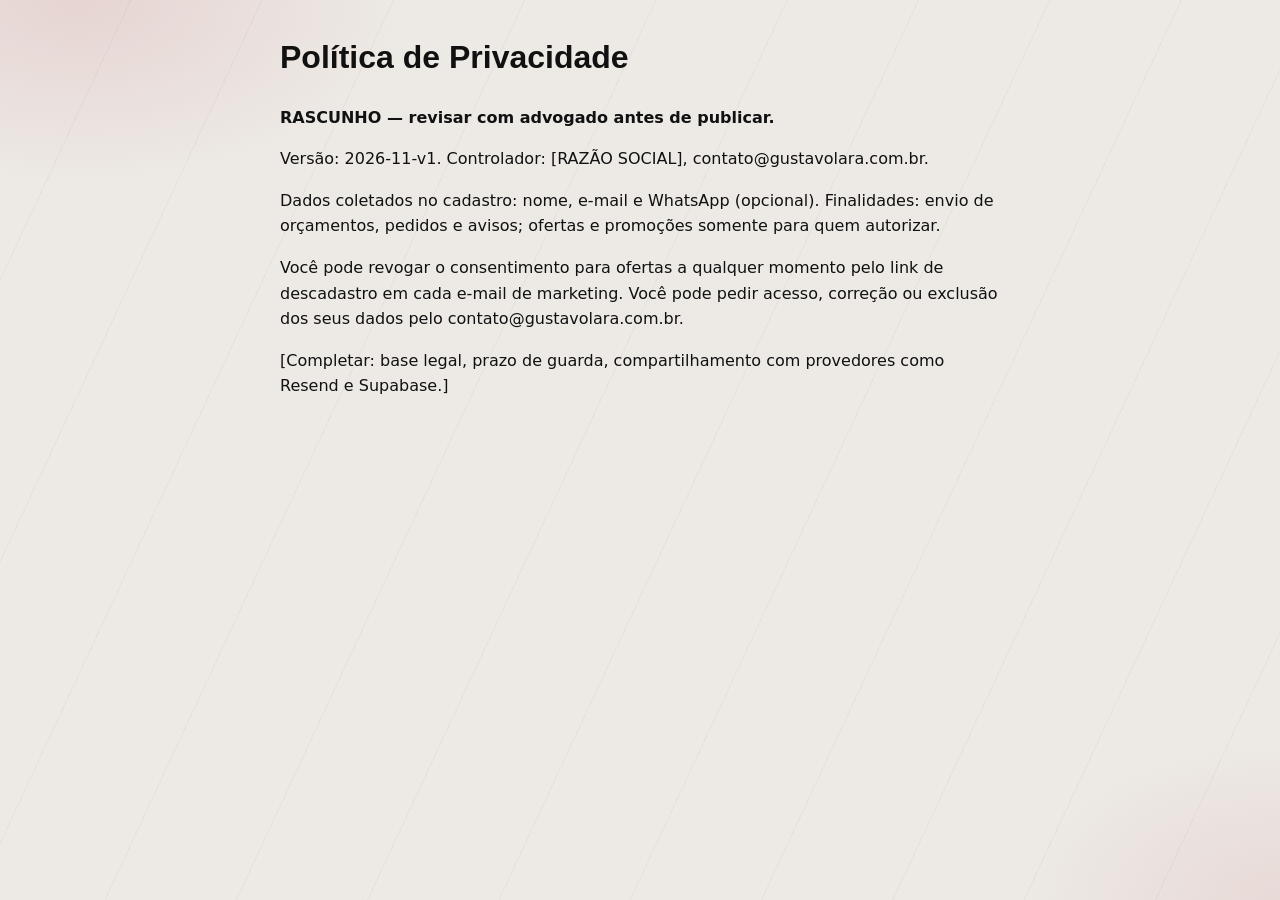
<file: privacidade.html>
<!DOCTYPE html>
<html lang="pt-BR"><head><meta charset="UTF-8"><meta name="viewport" content="width=device-width, initial-scale=1"><title>Política de Privacidade · GUXTA</title><link rel="stylesheet" href="visual-site.css">
</head>
<body style="font:16px/1.6 system-ui,Arial,sans-serif;max-width:720px;margin:32px auto;padding:0 16px;color:#111">
<h1>Política de Privacidade</h1>
<p><b>RASCUNHO — revisar com advogado antes de publicar.</b></p>
<p>Versão: 2026-11-v1. Controlador: [RAZÃO SOCIAL], contato@gustavolara.com.br.</p>
<p>Dados coletados no cadastro: nome, e-mail e WhatsApp (opcional). Finalidades: envio de orçamentos, pedidos e avisos; ofertas e promoções somente para quem autorizar.</p>
<p>Você pode revogar o consentimento para ofertas a qualquer momento pelo link de descadastro em cada e-mail de marketing. Você pode pedir acesso, correção ou exclusão dos seus dados pelo contato@gustavolara.com.br.</p>
<p>[Completar: base legal, prazo de guarda, compartilhamento com provedores como Resend e Supabase.]</p>
</body></html>
</file>
<file: visual-site.css>
/* =====================================================================
   Hub · visual do site gustavolara.com.br
   Fundo areia com riscos diagonais, carmim #A8141F, grafite #2B2928,
   Arial, botões em pílula com brilho e entrada suave dos blocos.
   Carregado por último em todas as páginas: tirar este arquivo volta
   ao visual anterior (as cores já trocadas nos outros arquivos ficam).
   ===================================================================== */
:root{
  --accent:#A8141F; --accent-dark:#8E0F18; --accent-2:#C21A26; --accent-soft:#F9ECEC; --accent-soft2:#F2D6D8;
  --alerta:#A8141F; --verde-cta:#A8141F; --verde-cta-2:#8E0F18;
  --navy:#2B2928; --navy-2:#332F2E; --chumbo:#2B2928; --brand:#2B2928;
  --ink:#2B2928; --muted:#5E5B58; --line:#E2DDD7; --soft:#F7F5F2; --bg:#EDEAE6; --surface:#FFFFFF;
  --font:Arial,"Helvetica Neue",Helvetica,sans-serif; --display:Arial,"Helvetica Neue",Helvetica,sans-serif;
  --grad:linear-gradient(135deg,#B81926 0%,#8E0F18 100%);
  --sombra:0 1px 2px rgba(43,41,40,.05),0 20px 44px -30px rgba(43,41,40,.35);
}
html[data-tema="escuro"]{
  --bg:#151313; --surface:#1F1C1C; --surface-2:#262222; --line:#332E2D; --soft:#221F1F; --ink:#F2EEEC; --muted:#A39D9A;
  --accent:#E0262F; --accent-dark:#F04049; --alerta:#E0262F; --accent-soft:rgba(224,38,47,.14); --accent-soft2:rgba(224,38,47,.3);
  --grad:linear-gradient(135deg,#E0262F 0%,#A8141F 100%);
}

/* fundo areia com riscos diagonais e brilho carmim, igual ao site */
body{font-family:var(--font);background:
  radial-gradient(38% 30% at 6% 0%,rgba(168,20,31,.10),transparent 70%),
  radial-gradient(30% 26% at 100% 100%,rgba(168,20,31,.08),transparent 70%),
  repeating-linear-gradient(115deg,transparent 0 118px,rgba(43,41,40,.045) 118px 119px),
  var(--bg);background-attachment:fixed}
html[data-tema="escuro"] body{background:
  radial-gradient(40% 32% at 6% 0%,rgba(224,38,47,.20),transparent 70%),
  radial-gradient(34% 28% at 100% 100%,rgba(224,38,47,.12),transparent 70%),
  repeating-linear-gradient(115deg,transparent 0 118px,rgba(255,255,255,.035) 118px 119px),
  var(--bg);background-attachment:fixed}
::selection{background:#F2D6D8;color:#2B2928}

/* logo de quadrados entrelaçados */
.brandbar .logo,.pgp-top .logo{height:34px;width:auto;max-width:none}
.brandbar .marca-tag{color:var(--accent);font:700 11px/1 var(--font);letter-spacing:.16em;text-transform:uppercase}
.brandbar .marca-tag::before{background:var(--accent)}

/* títulos no estilo do site: caixa alta, segunda parte em carmim */
h1,h2,h3{font-family:var(--display)}
.hero h1{text-transform:uppercase;font-weight:400;letter-spacing:-.02em;line-height:1.02}
.hero h1 mark{font-style:normal;font-weight:700;color:var(--accent)}
html .hero{position:relative;overflow:hidden;isolation:isolate;border:1px solid var(--line);border-bottom:0;border-radius:22px;
  background:linear-gradient(180deg,rgba(255,255,255,.92),rgba(255,255,255,.78)),var(--surface)}
html .hero::after{content:"";display:block;position:absolute;inset:auto 0 0 0;height:4px;width:auto;border:0;border-radius:0;box-shadow:none;aspect-ratio:auto;
  background:linear-gradient(90deg,var(--accent) 0%,#E0262F 50%,var(--accent) 100%);background-size:200% 100%;animation:vs-faixa 6s linear infinite;z-index:1;left:0;bottom:0}
html .hero::before{content:"";display:block;position:absolute;z-index:-1;width:420px;height:420px;aspect-ratio:auto;right:-120px;top:-200px;left:auto;bottom:auto;inset:auto -120px auto auto;
  border-radius:50%;border:0;box-shadow:none;filter:blur(10px);background:radial-gradient(circle,rgba(168,20,31,.16) 0%,rgba(168,20,31,0) 65%);animation:vs-brilho 7s ease-in-out infinite}
html[data-tema="escuro"] .hero{background:linear-gradient(180deg,#221E1E,#1B1818);border-color:#332E2D}
html[data-tema="escuro"] .hero::before{background:radial-gradient(circle,rgba(224,38,47,.28) 0%,rgba(224,38,47,0) 65%)}
.hero-tag,.hero .hero-tag{background:transparent;color:var(--accent);border:0;padding:0;font:700 12px/1 var(--font);letter-spacing:.16em;text-transform:uppercase}

/* botões: pílula carmim com brilho passando no hover */
.btn{font-family:var(--font);border-radius:999px;transition:transform .2s,box-shadow .2s,background-color .2s}
.btn.primary,html .btn.primary{background:var(--accent);background-image:linear-gradient(110deg,transparent 35%,rgba(255,255,255,.28) 50%,transparent 65%);
  background-size:250% 100%;background-position:150% 0;background-repeat:no-repeat;color:#FFFFFF;border:0;box-shadow:0 12px 26px -12px rgba(168,20,31,.65)}
.btn.primary:hover{background-color:var(--accent-dark);background-position:-50% 0;transition:background-position .7s,transform .2s,background-color .2s;transform:translateY(-1px)}
.btn.primary:active{transform:translateY(0) scale(.98)}
html[data-tema="escuro"] .btn.primary{box-shadow:0 12px 26px -12px rgba(224,38,47,.6)}

/* menu lateral: item ativo em carmim, ícone com fundo claro */
.side .cli[aria-current="true"],.side .cli.on{background:var(--accent);color:#FFFFFF;border-color:var(--accent);box-shadow:0 10px 22px -14px rgba(168,20,31,.8)}
.side .cli[aria-current="true"] .cli-ico{background:rgba(255,255,255,.18);color:#FFFFFF}
.side .cli{transition:background-color .2s,color .2s,transform .2s}
.side .cli:hover{transform:translateX(3px)}
.side-sec{color:var(--accent);letter-spacing:.16em}
.side-av{background:var(--accent)}

/* cartões e campos */
.card,.cli,.post,.doc{border-radius:18px}
input:focus,select:focus,textarea:focus{outline:none;border-color:var(--accent)!important;box-shadow:0 0 0 3px rgba(168,20,31,.14)!important}
.tab[aria-selected="true"]{color:var(--accent);border-color:var(--accent)}

/* entrada suave, como as seções do site */
@media (prefers-reduced-motion:no-preference){
  .hero,#login,.side,#main>*,.card{animation:vs-sobe .55s cubic-bezier(.2,.7,.2,1) both}
  .side{animation-delay:.05s}
  #main>*:nth-child(2){animation-delay:.08s}
  #main>*:nth-child(3){animation-delay:.14s}
  .brandbar .logo{animation:vs-logo .9s cubic-bezier(.2,.7,.2,1) both}
}
@media (prefers-reduced-motion:reduce){html .hero::after,html .hero::before{animation:none}}
@keyframes vs-sobe{from{opacity:0;transform:translateY(14px)}to{opacity:1;transform:none}}
@keyframes vs-logo{from{opacity:0;transform:translateX(-10px)}to{opacity:1;transform:none}}
@keyframes vs-faixa{to{background-position:-200% 0}}
@keyframes vs-brilho{0%,100%{transform:scale(1);opacity:.9}50%{transform:scale(1.15);opacity:1}}

@media (max-width:640px){
  .brandbar .logo,.pgp-top .logo{height:26px}
  .brandbar .marca-tag{display:none}
}

/* alerta de orçamentos sem pagamento */
.orc-cob{border:1.5px solid var(--accent);background:linear-gradient(180deg,var(--accent-soft),var(--surface) 60%);margin-bottom:16px}
.orc-cob h3{margin:2px 0 0}
.orc-cob .eyebrow{color:var(--accent)}
.orc-cob-l{list-style:none;margin:12px 0 8px;padding:0;display:grid;gap:10px}
.orc-cob-l li{display:flex;justify-content:space-between;align-items:center;gap:14px;flex-wrap:wrap;padding:12px 14px;border:1px solid var(--line);border-radius:14px;background:var(--surface)}
.orc-cob-l li.urg{border-left:4px solid var(--accent)}
.orc-cob-l li>div:first-child{display:grid;gap:3px;flex:1 1 280px}
.orc-cob-l small{color:var(--muted)}
.orc-cob-a{display:flex;gap:8px;flex-wrap:wrap;align-items:center}
.orc-cob-dlg{display:grid;gap:8px;min-width:min(520px,86vw);padding:24px}
.orc-cob-dlg textarea,.orc-cob-dlg input,.orc-cob-dlg select{width:100%;font:15px/1.5 var(--font)}
.orc-cob-dlg .actions{display:flex;justify-content:flex-end;gap:8px;margin-top:8px}
html[data-tema="escuro"] .orc-cob{background:linear-gradient(180deg,rgba(224,38,47,.12),var(--surface) 60%)}
.orc-cob-l .orc-exp{justify-self:start;width:auto}
</file>
